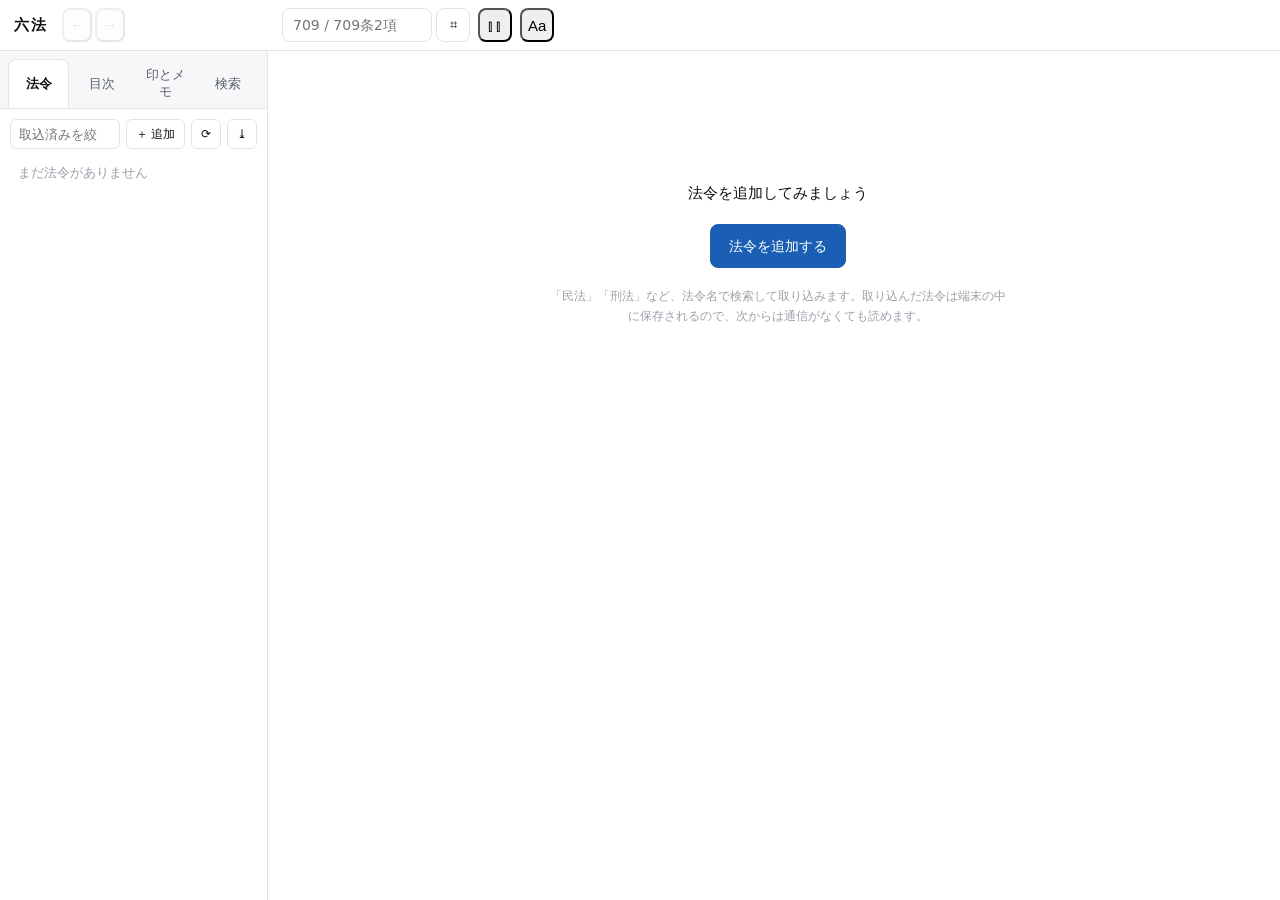
<file: index.html>
<!DOCTYPE html>
<html lang="ja">
<head>
<meta charset="UTF-8">
<!--
  何に繋いでよいかをブラウザに約束させる（Content-Security-Policy）。

  いま穴が見つかっているわけではない。効くのは「万一どこかに穴があったとき」で、
  esc() を1か所忘れた日に被害の大きさが変わる。盗んだものを外へ送る先が、
  ここに書いた3つに限られる。

  GitHub Pages はヘッダを設定できないので meta で入れる。frame-ancestors は
  meta では効かない（ヘッダ専用）ので書いていない。

  script-src 'self' だけで足りる。配布物が外から読むスクリプトは0件で、
  index.html に素の <script> も onclick= 属性も無く、eval も使っていない。

  style に 'unsafe-inline' が要るのは、index.html に style="…" が38か所あるため。
  外すには全部をクラスに移す必要があるので、いまは許す。スタイルから情報は
  漏れないので、ここを緩めても外へ送る経路は増えない。

  connect-src の3つは、法令の取得（e-Gov）と同期（Google の Drive API）である。
  accounts.google.com は location.href で画面ごと移るので connect-src には要らない。
  'self' は規則パック（pack/）と Service Worker の取得に要る。
-->
<meta http-equiv="Content-Security-Policy" content="
  default-src 'self';
  script-src 'self';
  style-src 'self' 'unsafe-inline';
  img-src 'self';
  connect-src 'self' https://laws.e-gov.go.jp https://www.googleapis.com;
  base-uri 'self';
  form-action 'self';
  object-src 'none'">
<meta name="viewport" content="width=device-width, initial-scale=1, viewport-fit=cover">
<meta name="theme-color" content="#ffffff">
<title>六法</title>
<link rel="stylesheet" href="style.css">
<link rel="manifest" href="manifest.webmanifest">
<link rel="icon" href="icons/favicon-32.png" sizes="32x32">
<link rel="apple-touch-icon" href="icons/icon-180.png">
<meta name="apple-mobile-web-app-capable" content="yes">
<meta name="apple-mobile-web-app-status-bar-style" content="default">
<meta name="apple-mobile-web-app-title" content="六法">
</head>
<body>

<header class="topbar">
  <!-- 左ゾーン。広い画面では左ペインと同じ幅にして、この右端に
       本文の始まり（法令名）が来るようにする。 -->
  <div class="topbar-head">
    <button id="btn-menu" class="icon-btn" aria-label="法令と目次">☰</button>
    <h1 class="brand">六法</h1>
    <div class="nav">
      <button id="btn-back" class="icon-btn" aria-label="戻る" title="戻る (Alt+←)" disabled>←</button>
      <button id="btn-fwd" class="icon-btn" aria-label="進む" title="進む (Alt+→)" disabled>→</button>
    </div>
  </div>

  <!-- 狭い画面では、上段は ☰ と法令名だけにする -->
  <span id="topbar-law" class="topbar-law">
    <span class="tl-name"></span>
    <span class="tl-dot" hidden></span>
    <span class="tl-date"></span>
  </span>

  <div class="jump">
    <input id="jump-input" type="text" inputmode="numeric" autocomplete="off"
           placeholder="709 / 709条2項" title="Enter で引く" aria-label="条文番号でジャンプ">
    <button id="btn-pad" class="icon-btn" aria-label="テンキー" title="テンキー">⌗</button>

    <!-- 条文番号を打つための盤。数字と「の」だけ。
         「110の2」と打てれば足りるので「条」も要らない。項・号も打てない。
         キーを増やすほど一つ一つが小さくなり、押し間違いが増える。 -->
    <div id="keypad" class="keypad" hidden>
      <button data-k="1">1</button><button data-k="2">2</button><button data-k="3">3</button>
      <button data-k="4">4</button><button data-k="5">5</button><button data-k="6">6</button>
      <button data-k="7">7</button><button data-k="8">8</button><button data-k="9">9</button>
      <button data-k="の" class="unit">の</button>
      <button data-k="0" class="zero">0</button>
      <button data-k="⌫" class="del">⌫</button>
      <button data-k="✓" class="go">引く</button>
    </div>
  </div>

  <button id="btn-split" class="icon-btn" aria-label="2面に分ける" title="2面に分ける">⫿⫿</button>

  <div class="view">
    <button id="btn-view" class="icon-btn" aria-label="表示設定" title="表示設定">Aa</button>

    <div id="viewpad" class="viewpad" hidden>
      <p class="note-label">書体</p>
      <div class="font-picker" id="font-picker">
        <button type="button" data-font="mincho">明朝</button>
        <button type="button" data-font="gothic">ゴシック</button>
        <button type="button" data-font="meiryo">メイリオ</button>
        <button type="button" data-font="ud">UDゴシック</button>
      </div>

      <p class="note-label">文字の大きさ　<span id="size-val" class="val"></span></p>
      <input id="size-range" type="range" min="13" max="24" step="1">

      <p class="note-label">行間　<span id="leading-val" class="val"></span></p>
      <input id="leading-range" type="range" min="14" max="26" step="1">

      <!--
        書き込み（前メモ・後メモ）の大きさ。本文とは別に持つ。
        前は前メモだけが本文に連動し、後メモは固定だった。
      -->
      <p class="note-label">書き込みの大きさ　<span id="annot-val" class="val"></span></p>
      <input id="annot-range" type="range" min="10" max="22" step="1">

      <p class="note-label">書き込みの色</p>
      <div class="font-picker" id="ink-picker">
        <button type="button" data-ink="#1558b8">青</button>
        <button type="button" data-ink="#1e7a46">緑</button>
        <button type="button" data-ink="#b3261e">赤</button>
        <button type="button" data-ink="#5c6068">灰</button>
      </div>

      <p class="note-label">括弧書き</p>
      <div class="font-picker" id="paren-picker" style="grid-template-columns:1fr 1fr">
        <button type="button" data-paren="plain">そのまま</button>
        <button type="button" data-paren="dim">薄く</button>
      </div>

      <p class="note-label">表示を絞る</p>
      <div class="font-picker" id="filter-picker" style="grid-template-columns:1fr 1fr"></div>

      <p class="note-label">選んだ条文の枠</p>
      <div class="font-picker" id="selbox-picker" style="grid-template-columns:1fr 1fr">
        <button type="button" data-selbox="on">出す</button>
        <button type="button" data-selbox="off">出さない</button>
      </div>
      <p class="hint" style="margin:6px 0 0;line-height:1.6">
        端末によっては、この枠の付け外しが重さの原因になります。
        条文の多い法令で注釈欄が出るまで待たされるなら、切ってみてください。
        選んでいる条文は注釈欄の見出しにも出ます。
      </p>

      <p class="note-label">注釈の表示</p>
      <div class="font-picker" id="annot-picker" style="grid-template-columns:1fr 1fr 1fr">
        <button type="button" data-annot="all">すべて</button>
        <button type="button" data-annot="marks">印だけ</button>
        <button type="button" data-annot="none">隠す</button>
      </div>

      <p class="note-label">本文の幅</p>
      <div class="font-picker" id="measure-picker">
        <button type="button" data-measure="36">狭い</button>
        <button type="button" data-measure="46">標準</button>
        <button type="button" data-measure="60">広い</button>
        <button type="button" data-measure="0">全幅</button>
      </div>

      <button type="button" id="view-reset" class="mini">既定に戻す</button>
    </div>
  </div>

</header>

<div class="layout">

  <!-- 左: 法令 / 目次 / マーク -->
  <aside id="pane-laws" class="pane pane-left">
    <div class="tabs" role="tablist">
      <button class="on" data-tab="laws">法令</button>
      <button data-tab="toc">目次</button>
      <button data-tab="marks">印とメモ</button>
      <button id="tab-find" data-tab="find">検索</button>
      <button id="btn-drawer-close" class="tab-close" aria-label="閉じる">×</button>
    </div>

    <div class="tab-body" id="panel-laws">
      <div style="display:flex;gap:6px;margin-bottom:8px">
        <input id="law-filter" type="search" class="filter" style="margin:0" placeholder="取込済みを絞り込む">
        <button id="btn-add-law" class="mini" style="white-space:nowrap">＋ 追加</button>
        <button id="btn-check" class="mini" title="改正が出ていないか e-Gov に問い合わせる">⟳</button>
        <button id="btn-export" class="mini" title="書き出しと復元">⤓</button>
      </div>
      <ul id="law-list" class="law-list"></ul>
    </div>

    <div class="tab-body" id="panel-toc" hidden>
      <ul id="toc-list" class="toc-list"></ul>
    </div>

    <div class="tab-body" id="panel-find" hidden>
      <div class="find">
        <input id="find-input" type="search" autocomplete="off"
               placeholder="本文・メモを検索" aria-label="全文検索">
      </div>
      <div class="find-scope">
        <div class="seg" id="find-where">
          <button type="button" data-where="law" class="on">この法令</button>
          <button type="button" data-where="all">全法令</button>
        </div>
        <div class="find-target">
          <label><input type="checkbox" id="find-in-text" checked> 本文</label>
          <label><input type="checkbox" id="find-in-notes" checked> メモ</label>
        </div>
        <div class="find-status" id="find-status"></div>
      </div>
      <ul id="find-list" class="find-list"></ul>
    </div>

    <div class="tab-body" id="panel-marks" hidden>
      <div id="orphan-box" hidden>
        <div class="sub-head orphan-head">要確認　<span id="orphan-count"></span><span class="sub-scope">開いている法令のみ</span></div>
        <ul id="orphan-list" class="mark-list"></ul>
      </div>
      <div id="rev-move-box" class="note-dup" hidden style="margin:0 0 10px">
        <div id="rev-move-body"></div>
        <button type="button" id="btn-rev-move" class="mini"
                style="margin-top:6px" hidden>元の法令へ移す</button>
      </div>
      <ul id="mark-list" class="mark-list"></ul>
    </div>
  </aside>

  <div id="scrim" class="scrim" hidden></div>

  <div id="split-side" class="splitter" role="separator" aria-label="左ペインの幅"></div>

  <!-- 中央: 条文。並べて見比べられるよう2面ある。 -->
  <main id="panes" class="pane pane-main">
    <section class="lawpane active" data-pane="0">
      <div class="law-header" hidden>
        <div class="law-warn" hidden></div>
        <div class="law-note" hidden></div>
        <div class="law-filter" hidden></div>
        <div class="law-title"></div>
        <div class="law-meta"></div>
        <div class="crumb" hidden></div>
      </div>
      <div class="content">
        <div class="empty">
          <p class="empty-lead">法令を追加してみましょう</p>
          <p><button id="btn-add-law-2" class="primary">法令を追加する</button></p>
          <p class="hint">「民法」「刑法」など、法令名で検索して取り込みます。取り込んだ法令は端末の中に保存されるので、次からは通信がなくても読めます。</p>
        </div>
      </div>
    </section>

    <div id="split-panes" class="splitter" role="separator" aria-label="2面の幅" hidden></div>

    <section class="lawpane" data-pane="1" hidden>
      <div class="law-header" hidden>
        <div class="law-warn" hidden></div>
        <div class="law-note" hidden></div>
        <div class="law-filter" hidden></div>
        <div class="law-title"></div>
        <div class="law-meta"></div>
        <div class="crumb" hidden></div>
      </div>
      <div class="content">
        <div class="empty"><p class="hint">左の一覧から法令を選ぶと、ここに並べて表示します。</p></div>
      </div>
    </section>
  </main>

</div>

<!-- 狭い画面の下段。手の届くところに、よく使うものだけを置く。
     .nav（戻る・進む）と .view（表示設定）は placeControls がここへ移してくる。 -->
<div id="bottombar" class="bottombar" hidden>
  <span class="bb-gap"></span>
  <button id="btn-lookup-fab" class="lookup" aria-label="引く" title="引く">引く</button>
</div>

<div id="lookup-sheet" class="sheet" hidden role="dialog" aria-label="引く">
  <div class="sheet-head">
    <div class="sheet-tabs" id="sheet-tabs">
      <button type="button" data-sheet="jump" class="on">番号で引く</button>
      <button type="button" data-sheet="find">ことばで探す</button>
    </div>
    <button id="lookup-sheet-close" class="pop-close" aria-label="閉じる">×</button>
  </div>
  <div class="sheet-body">
    <div class="sheet-pane" id="sheet-jump">
      <!-- 打ちながら、その条文の頭が見える。引く前に当たりかどうか分かる。 -->
      <div id="jump-preview" class="jump-preview" hidden></div>
    </div>
    <div class="sheet-pane" id="sheet-find" hidden></div>
  </div>
</div>

<!-- 「。」の近くを押したときに出る、区切りの印のバー -->
<div id="slashbar" class="selbar" hidden>
  <button type="button" data-slash="slash" class="sl">/</button>
  <button type="button" data-slash="dslash" class="sl">//</button>
  <button type="button" data-slash="none" class="sl none">なし</button>
</div>

<!-- 印を付けた参照リンクを押したときに出る、行き先を選ぶバー -->
<div id="refbar" class="selbar" hidden>
  <button type="button" data-ref="go" class="sl">引く</button>
  <button type="button" data-ref="note" class="sl">注釈</button>
</div>

<!-- 本文を選択したときに出る色バー -->
<div id="selbar" class="selbar" hidden>
  <button type="button" data-color="yellow" style="background:var(--mk-yellow)" title="黄"></button>
  <button type="button" data-color="green"  style="background:var(--mk-green)"  title="緑"></button>
  <button type="button" data-color="blue"   style="background:var(--mk-blue)"   title="青"></button>
  <button type="button" data-color="red"    style="background:var(--mk-red)"    title="赤"></button>
  <button type="button" data-color="orange" style="background:var(--mk-orange)" title="橙"></button>
  <button type="button" data-color="purple" style="background:var(--mk-purple)" title="紫"></button>
  <button type="button" data-color="ul" class="ul" title="下線"></button>
  <button type="button" id="selbar-memo" class="memo">メモ</button>
</div>

<!-- 選択した条文の近くに出る注釈パネル -->
<div id="popover" class="popover" hidden role="dialog" aria-label="注釈">
  <div class="popover-head">
    <span id="pop-anchor" class="pop-anchor"></span>
    <button id="pop-close" class="pop-close" aria-label="閉じる">×</button>
  </div>
  <div class="popover-body" id="notes-body"></div>
</div>

<dialog id="dlg-add">
  <form method="dialog" class="dlg-form">
    <h2>法令を追加</h2>
    <div class="row">
      <input id="add-query" type="search" placeholder="法令名（例: 民法、行政手続）" autocomplete="off">
      <button id="add-search" value="search" class="primary">検索</button>
    </div>
    <div id="add-results" class="add-results"></div>

    <div id="missing-box" hidden>
      <p class="note-label" style="margin-top:16px">
        ほかの端末にあって、この端末に無い法令　<span id="missing-count" class="count"></span>
      </p>
      <p class="hint" style="margin:0 0 8px">
        同期したときに分かった目録です。法令そのものは同期しないので、
        ここから取り込みます。
      </p>
      <div class="row">
        <button type="button" id="missing-all" class="mini">e-Gov のものをまとめて取り込む</button>
      </div>
      <div id="missing-list" class="add-results"></div>
    </div>

    <!--
      他の端末が本文を入れ替えたとき。注釈だけが先に届くので、古い本文の
      上では「別の条文に付いた注釈」が出る。気づけるようにする。
    -->
    <div id="stale-box" hidden>
      <p class="note-label" style="margin-top:16px">
        本文が他の端末と食い違う法令　<span id="stale-count" class="count"></span>
      </p>
      <p class="hint" style="margin:0 0 8px">
        法令そのものは同期しないので、どれかの端末が本文を入れ替えると注釈だけが
        先に届きます。<strong>そのままだと、注釈が別の条文に付いて見えることが
        あります。</strong>合わせたい版を選ぶと、<strong>本文だけ</strong>を
        取り直します（注釈には触りません）。
        どちらが正しいかはアプリには決められません。入れ替えは取り消せるので、
        施行日の新しい方が正しいとは限らないからです。
      </p>
      <div id="stale-list" class="add-results"></div>
    </div>

    <p class="note-label" style="margin-top:16px">
      規則パックから取り込む　<span id="pack-note" class="count"></span>
    </p>
    <p class="hint" style="margin:0 0 8px">
      最高裁判所規則は e-Gov にありません。裁判所の掲載PDFからXMLに起こしたものを
      この配布に同梱しています。取り込むときにハッシュを照合します。
      出典・加工したこと・照合の範囲は、取り込んだあと本文の末尾に出ます。
    </p>
    <div class="row">
      <button type="button" id="pack-open" class="mini">規則の一覧を出す…</button>
      <input id="pack-filter" type="search" placeholder="規則名で絞り込む" autocomplete="off" hidden>
    </div>
    <div id="pack-results" class="add-results"></div>

    <p class="note-label" style="margin-top:16px">ファイルから取り込む</p>
    <p class="hint" style="margin:0 0 8px">
      e-Gov に無い法令（最高裁判所規則など）を、法令標準XMLのファイルから取り込みます。
      まとめて選べます。取り込んだものは e-Gov から取ったものと区別して印を付け、
      ファイルに来歴が書かれていればその版を出します。
    </p>
    <div class="row">
      <button type="button" id="btn-import-law" class="mini">ファイルを選ぶ…</button>
      <input id="import-file" type="file" multiple
             accept=".xml,.txt,application/xml,text/xml,text/plain" hidden>
    </div>

    <menu class="dlg-actions"><button value="close">閉じる</button></menu>
  </form>
</dialog>

<dialog id="dlg-export">
  <form method="dialog" class="dlg-form">
    <h2>書き出しと復元</h2>

    <p class="note-label">ほかの端末と揃える</p>
    <!--
      同期は Google Cloud にこのアプリを登録して動かしている。2026-11-02 に
      本番公開したので、**どのアカウントでも接続できる**（それまでは作者の
      アカウントだけだった）。

      代わりに言うことがある。**ブランド審査を通していないので、Google の
      同意画面にアプリ名もロゴも出ず、ドメインだけが出る。** 何も書いて
      いないと、押した人が偽のページだと思う。審査を通せば名前が出るが、
      いまは通していないので、そう書いておく。

      書き出しを代わりに使え、とは案内しない。それは「ほかの端末と揃える」
      とは別の目的の道具で、同じ節に並べると「同期の代用品」として勧めること
      になる。書き出しは下に節があるので、読めば分かる。
    -->
    <p class="hint callout" style="margin:0 0 8px">
      <strong>同期（Google ドライブ経由）は、どのアカウントでも使えます。</strong>
      ただし Google の同意画面には、アプリ名の代わりに
      <strong>n3209.github.io</strong> と出ます（名前とロゴを出すには Google の
      審査が要るため、まだ通していません）。
    </p>
    <p class="hint" style="margin:0 0 8px">
      揃えるのはメモ・マーク・並び順です。法令の本文は送りません
      （e-Gov から取り直せるため）。置き場所はこのアプリ専用の隠し場所で、
      ドライブの画面には出ません。
    </p>
    <div class="row">
      <button type="button" id="btn-sync" class="primary">同期する</button>
      <button type="button" id="btn-peek" class="mini">置いてあるものを見る</button>
      <button type="button" id="btn-pick" class="mini">アカウントを選び直す</button>
      <button type="button" id="btn-join" class="mini" hidden>相手のかたまりに合流する</button>
      <span id="sync-state" class="saved-at"></span>
    </div>
    <pre id="sync-peek" class="hint" hidden
         style="white-space:pre-wrap;word-break:break-all;margin:8px 0 0;
                background:rgba(0,0,0,.05);padding:8px;border-radius:6px"></pre>
    <p class="hint" style="margin:8px 0 0">
      Google のアカウント（複数ログインしているとき）<br>
      <input id="sync-account" type="text" placeholder="どのアカウントで接続するか"
             autocomplete="off" style="width:min(100%,300px)">
      <button type="button" id="sync-account-save" class="mini">覚える</button>
    </p>

    <p class="note-label" style="margin-top:16px">バックアップ</p>
    <p class="hint" style="margin:0 0 8px">
      取り込んだ全法令（無加工のXML）と、すべてのメモ・マークを1ファイルにまとめます。
      条文は e-Gov から取り直せますが、注釈は取り返せません。
    </p>
    <div class="row">
      <button type="button" id="exp-backup" class="primary">バックアップを書き出す</button>
      <button type="button" id="exp-restore" class="mini">復元する…</button>
      <input id="restore-file" type="file" accept="application/json,.json" hidden>
    </div>

    <p class="note-label" style="margin-top:16px">このアプリについて</p>
    <p class="hint" style="margin:0 0 8px">
      法令の出典、このアプリが加工していること、読むときに気をつけることを書いています。
    </p>
    <div class="row">
      <button type="button" id="btn-about" class="mini">このアプリについて…</button>
    </div>

    <menu class="dlg-actions"><button value="close">閉じる</button></menu>
  </form>
</dialog>

<dialog id="dlg-revisions">
  <form method="dialog" class="dlg-form">
    <h2>版を選ぶ　<span id="rev-law" class="count"></span></h2>
    <p class="hint" style="margin:0 0 10px">
      e-Gov が持っている版の一覧です。まだ施行されていない改正も含みます。
      選ぶと別の法令として取り込むので、いま読んでいる版はそのまま残ります。
      下段の「改正法」は<strong>この法令を改正した法律</strong>の名前なので、
      ほかの法律の名前が出ることがあります。
    </p>
    <!--
      行の主役はこの法令の版（法令名）で、その下に「改正した法律」を薄く添える。
      改正法の名前を主役にしていたときは、刑法の版に「日本国の自衛隊と…協定の
      実施に関する法律」が並ぶので、別の法令が混ざっているようにしか見えなかった。
    -->
    <div id="rev-swap" class="note-dup" hidden style="margin:0 0 10px"></div>
    <div class="rev-head">
      <span class="rv-date">施行日</span>
      <span class="rv-title">版（下段は改正した法律）</span>
      <span class="rv-state">状態</span>
    </div>
    <div id="rev-list" class="rev-list"></div>
    <menu class="dlg-actions"><button value="close">閉じる</button></menu>
  </form>
</dialog>

<!--
  改正後の版へ注釈を写す。3段を1つのダイアログで切り替える
  （写し先を選ぶ → 計画を見て選ぶ → 結果）。中身は
  version-migration-view.js が入れる。
-->
<dialog id="dlg-vmig">
  <form method="dialog" class="dlg-form">
    <h2>注釈を写す　<span id="vmig-law" class="count"></span></h2>

    <div id="vmig-step1">
      <p class="hint" style="margin:0 0 10px">
        この版に付けた注釈を、別の版の<strong>正しい位置</strong>へ写します。
        番号ではなく本文で突き合わせるので、改正で条が増減していても追えます。
        写すだけなので、この版の注釈はそのまま残ります。
      </p>
      <div class="sub-head">写し先を選ぶ</div>
      <div id="vmig-peers" class="vmig-peers"></div>
      <div id="vmig-swap-undo-box" class="note-dup" hidden style="margin:12px 0 0"></div>
      <div id="vmig-undo-box" class="note-dup" hidden style="margin:12px 0 0"></div>
    </div>

    <div id="vmig-step2" hidden>
      <div id="vmig-lead" hidden></div>
      <div id="vmig-sum" class="vmig-sum"></div>
      <div id="vmig-list" class="vmig-list"></div>
    </div>

    <div id="vmig-step3" hidden>
      <div id="vmig-result"></div>
      <button type="button" id="vmig-result-undo" class="mini" hidden
              style="margin-top:10px">この写しを取り消す</button>
    </div>

    <menu class="dlg-actions">
      <button type="button" id="vmig-back" class="mini" hidden>写し先を選び直す</button>
      <button type="button" id="vmig-go" class="primary" hidden>写す</button>
      <button value="close">閉じる</button>
    </menu>
  </form>
</dialog>

<dialog id="dlg-find">
  <form method="dialog" class="dlg-form">
    <h2>検索結果 <span id="find-count" class="count"></span></h2>
    <div class="seg" id="mark-sort" hidden>
      <button type="button" data-sort="doc" class="on">条文順</button>
      <button type="button" data-sort="time">新しい順</button>
    </div>
    <div id="find-results" class="find-results"></div>
    <menu class="dlg-actions"><button value="close">閉じる</button></menu>
  </form>
</dialog>

<dialog id="dlg-about">
  <form method="dialog" class="dlg-form">
    <h2>このアプリについて</h2>

    <p class="hint" style="margin:0 0 14px">
      個人が作った法令ビューアです。法令の本文を端末の中に保存して、
      通信がなくても読めるようにしてあります。
    </p>

    <p class="note-label">出典</p>
    <p class="hint" style="margin:0 0 14px">
      法令の本文は e-Gov法令検索（デジタル庁）から取得しています。<br>
      出典：e-Gov法令検索（デジタル庁）
      <a href="https://laws.e-gov.go.jp/" target="_blank" rel="noopener">https://laws.e-gov.go.jp/</a><br>
      e-Gov のコンテンツは公共データ利用規約（第1.0版）に基づいて利用しています。<br>
      ファイルから取り込んだ法令には「取り込んだデータ」の帯が付きます。その出典は
      取り込んだ人が把握してください。
    </p>

    <p class="note-label">加工していること</p>
    <p class="hint" style="margin:0 0 14px">
      条文の文字と並び順は、取り込んだXMLのままです。このアプリがしているのは
      画面に出すための組み立てで、段落の分け方・項番号の体裁・括弧の見せ方・目次・
      別表の表組みがそれに当たります。加工したのは 六法（個人制作） です。
    </p>

    <p class="note-label">気をつけること</p>
    <p class="hint" style="margin:0 0 8px">
      ・法令データが官報の掲載内容と異なる場合は、官報が優先します（e-Gov の注記）。<br>
      ・表示されるのは、その法令をこの端末へ取り込んだ時点の版です。改正が出ていないかは
      法令の一覧の ⟳ で確かめてください。<br>
      ・このアプリは法的な助言をするものではありません。実務で使う場合は、官報または
      公式の法令集で確認してください。
    </p>

    <p class="note-label">集めていないもの</p>
    <p class="hint" style="margin:0 0 14px">
      利用者の登録はありません。アクセス解析も広告も入れていません。書いたメモは
      端末の中だけにあり、同期機能を使ったときだけ、利用者自身の Google ドライブの
      アプリ専用の隠し場所へ控えが置かれます（作者には見えません）。<br>
      <a href="privacy.html" target="_blank" rel="noopener">プライバシーポリシー</a>
      ／
      <a href="terms.html" target="_blank" rel="noopener">利用規約</a>
    </p>

    <menu class="dlg-actions"><button value="close">閉じる</button></menu>
  </form>
</dialog>

<div id="tip" class="tip" hidden></div>
<div id="toast" class="toast" hidden></div>

<script src="core.js"></script>
<script src="render.js"></script>
<script src="annot.js"></script>
<script src="find.js"></script>
<script src="sync.js"></script>
<script src="view.js"></script>
<script src="pack.js"></script>
<script src="version-migration.js"></script>
<script src="version-migration-view.js"></script>
<script src="boot.js"></script>
</body>
</html>
</file>
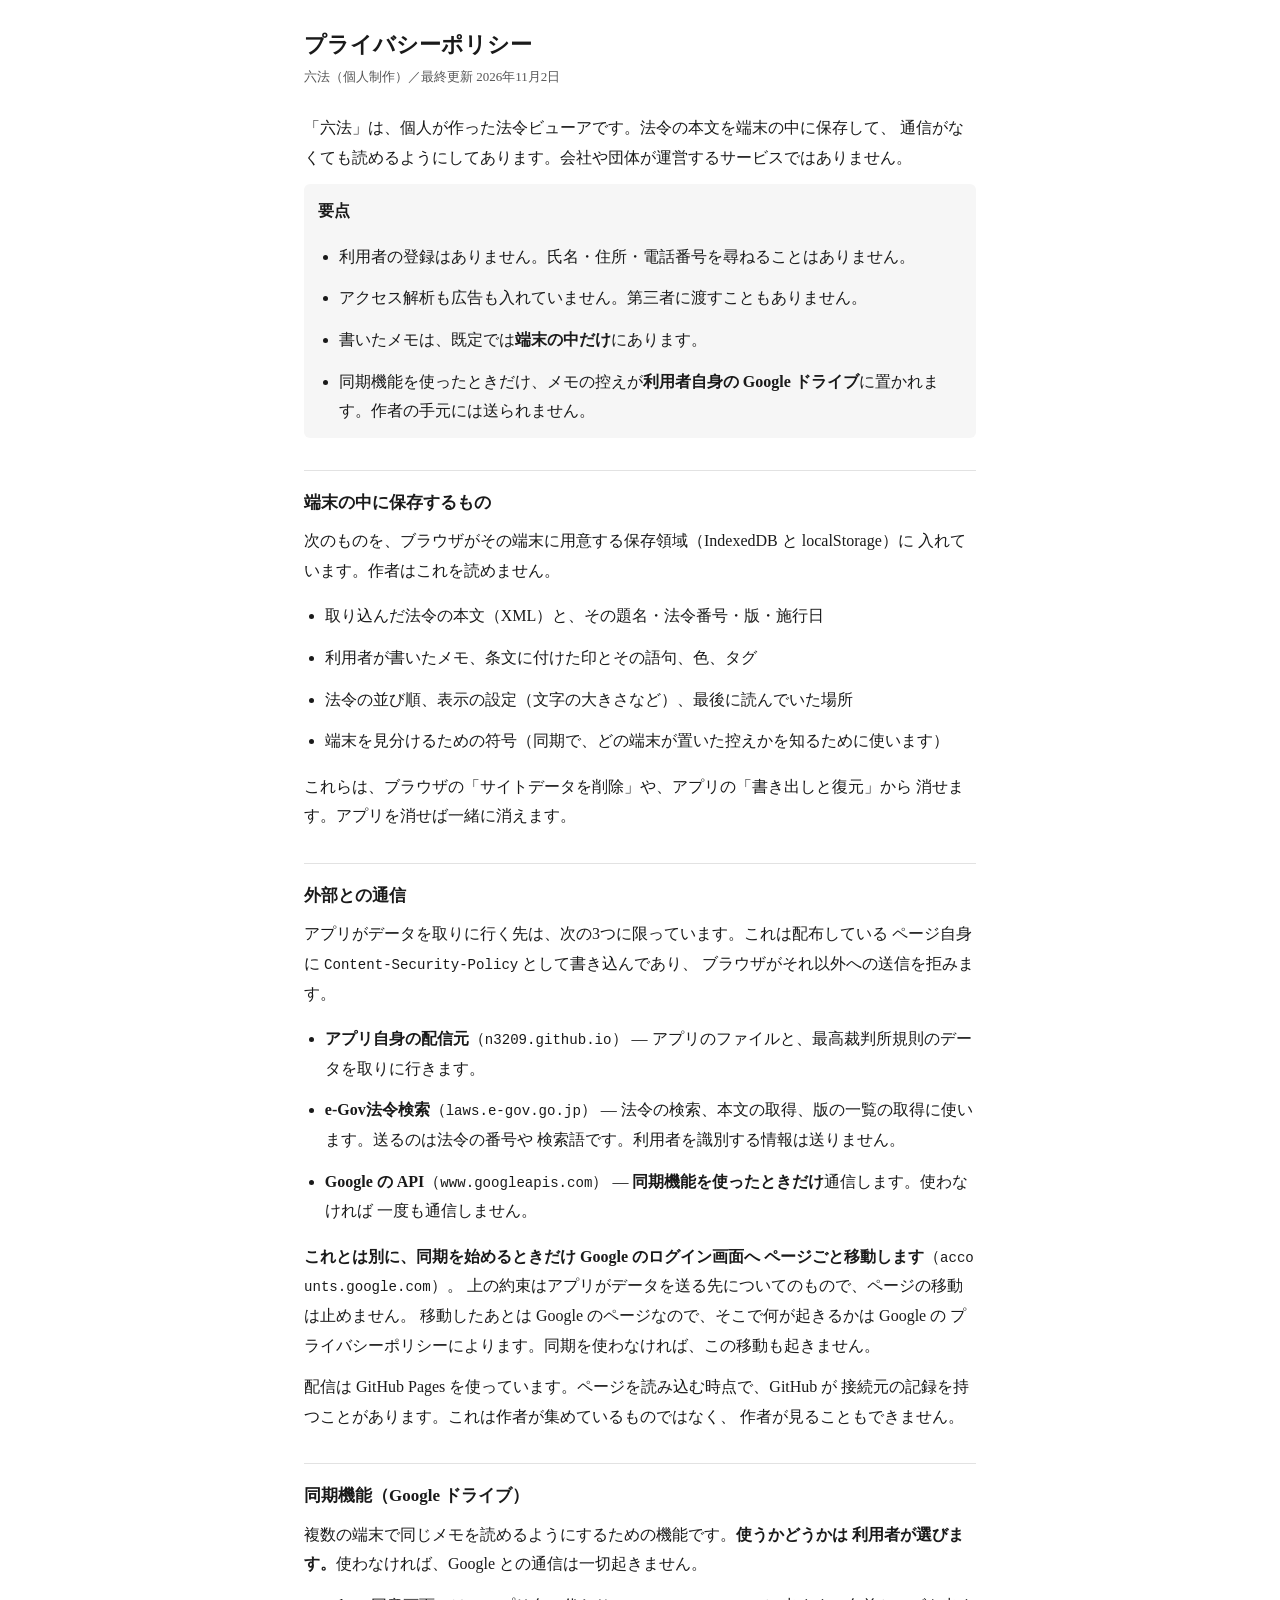
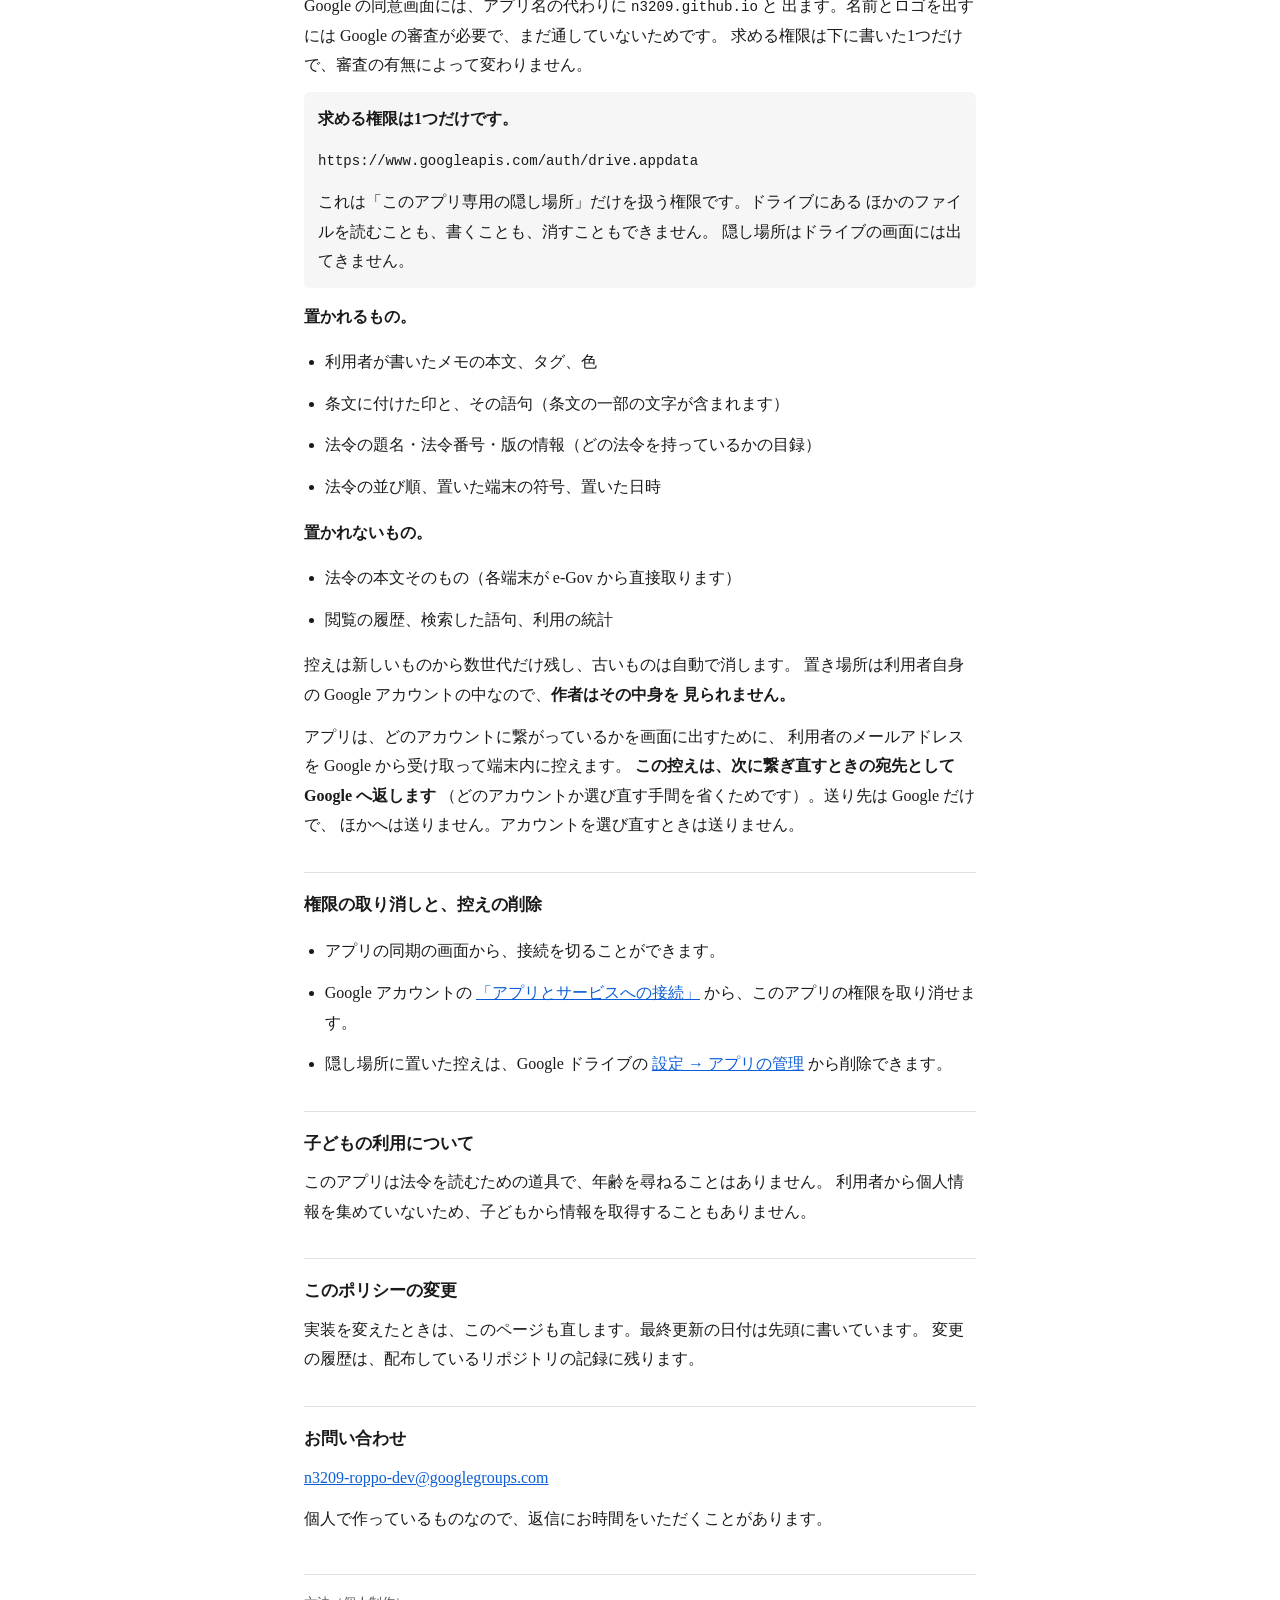
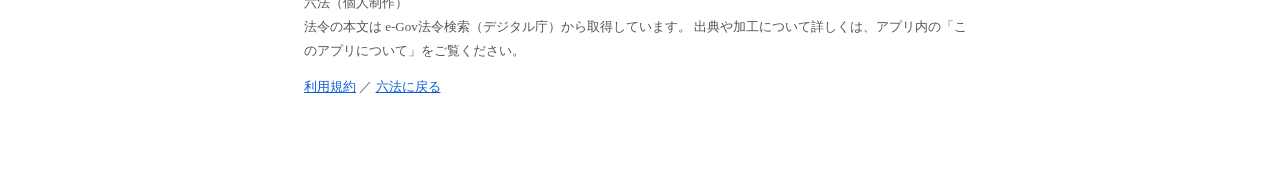
<file: privacy.html>
<!DOCTYPE html>
<html lang="ja">
<head>
<meta charset="UTF-8">
<!--
  プライバシーポリシー。

  アプリ本体から独立させている。JSを読まないし、style.css にも依存しない。
  Google の同意画面からここへ飛んでくるので、アプリが壊れていても読めなければ
  意味がない。

  **書いてあることは、実装から確かめたものだけにする。** 確かめ方を残しておく。

    接続先        index.html の Content-Security-Policy（connect-src）
    解析・広告    配布物に該当するコードが0件（analytics / gtag / sentry 等）
    端末の保存    core.js の IndexedDB と、boot.js の localStorage
    Drive の中身  core.js の buildSnapshot（records に法令XMLは無い）
    スコープ      sync.js の G_SCOPE（drive.appdata の1本だけ）

  実装を変えたら、ここも直す。
-->
<meta name="viewport" content="width=device-width, initial-scale=1">
<meta name="robots" content="index,follow">
<title>プライバシーポリシー — 六法</title>
<style>
  :root {
    --bg: #fff; --fg: #1a1a1a; --dim: #555; --line: #e2e2e2;
    --box: #f6f6f6; --link: #0b5ed7;
  }
  @media (prefers-color-scheme: dark) {
    :root {
      --bg: #16181a; --fg: #e8e8e8; --dim: #a8a8a8; --line: #2e3236;
      --box: #1e2124; --link: #7db3ff;
    }
  }
  * { box-sizing: border-box; }
  body {
    margin: 0; padding: 28px 16px 72px;
    background: var(--bg); color: var(--fg);
    font-family: "Hiragino Mincho ProN", "Yu Mincho", serif;
    font-size: 16px; line-height: 1.85;
    -webkit-text-size-adjust: 100%;
  }
  main { max-width: 42rem; margin: 0 auto; }
  h1 { font-size: 22px; line-height: 1.5; margin: 0 0 4px; }
  h2 {
    font-size: 17px; margin: 32px 0 8px;
    padding-top: 16px; border-top: 1px solid var(--line);
  }
  p, li { margin: 0 0 12px; }
  ul { padding-left: 1.3em; }
  .meta { color: var(--dim); font-size: 13px; margin: 0 0 24px; }
  .box {
    background: var(--box); border-radius: 6px;
    padding: 12px 14px; margin: 0 0 14px;
  }
  .box p:last-child, .box ul:last-child, .box li:last-child { margin-bottom: 0; }
  strong { font-weight: 700; }
  a { color: var(--link); }
  code {
    font-family: ui-monospace, SFMono-Regular, Menlo, monospace;
    font-size: 0.88em; word-break: break-all;
  }
  footer {
    margin-top: 40px; padding-top: 16px; border-top: 1px solid var(--line);
    color: var(--dim); font-size: 13px;
  }
</style>
</head>
<body>
<main>

<h1>プライバシーポリシー</h1>
<p class="meta">
  六法（個人制作）／最終更新 2026年11月2日
</p>

<p>
  「六法」は、個人が作った法令ビューアです。法令の本文を端末の中に保存して、
  通信がなくても読めるようにしてあります。会社や団体が運営するサービスではありません。
</p>

<div class="box">
  <p><strong>要点</strong></p>
  <ul>
    <li>利用者の登録はありません。氏名・住所・電話番号を尋ねることはありません。</li>
    <li>アクセス解析も広告も入れていません。第三者に渡すこともありません。</li>
    <li>書いたメモは、既定では<strong>端末の中だけ</strong>にあります。</li>
    <li>同期機能を使ったときだけ、メモの控えが<strong>利用者自身の
      Google ドライブ</strong>に置かれます。作者の手元には送られません。</li>
  </ul>
</div>

<h2>端末の中に保存するもの</h2>

<p>
  次のものを、ブラウザがその端末に用意する保存領域（IndexedDB と localStorage）に
  入れています。作者はこれを読めません。
</p>
<ul>
  <li>取り込んだ法令の本文（XML）と、その題名・法令番号・版・施行日</li>
  <li>利用者が書いたメモ、条文に付けた印とその語句、色、タグ</li>
  <li>法令の並び順、表示の設定（文字の大きさなど）、最後に読んでいた場所</li>
  <li>端末を見分けるための符号（同期で、どの端末が置いた控えかを知るために使います）</li>
</ul>
<p>
  これらは、ブラウザの「サイトデータを削除」や、アプリの「書き出しと復元」から
  消せます。アプリを消せば一緒に消えます。
</p>

<h2>外部との通信</h2>

<p>
  アプリがデータを取りに行く先は、次の3つに限っています。これは配布している
  ページ自身に <code>Content-Security-Policy</code> として書き込んであり、
  ブラウザがそれ以外への送信を拒みます。
</p>
<ul>
  <li><strong>アプリ自身の配信元</strong>（<code>n3209.github.io</code>）
    — アプリのファイルと、最高裁判所規則のデータを取りに行きます。</li>
  <li><strong>e-Gov法令検索</strong>（<code>laws.e-gov.go.jp</code>）
    — 法令の検索、本文の取得、版の一覧の取得に使います。送るのは法令の番号や
    検索語です。利用者を識別する情報は送りません。</li>
  <li><strong>Google の API</strong>（<code>www.googleapis.com</code>）
    — <strong>同期機能を使ったときだけ</strong>通信します。使わなければ
    一度も通信しません。</li>
</ul>
<p>
  <strong>これとは別に、同期を始めるときだけ Google のログイン画面へ
  ページごと移動します</strong>（<code>accounts.google.com</code>）。
  上の約束はアプリがデータを送る先についてのもので、ページの移動は止めません。
  移動したあとは Google のページなので、そこで何が起きるかは Google の
  プライバシーポリシーによります。同期を使わなければ、この移動も起きません。
</p>
<p>
  配信は GitHub Pages を使っています。ページを読み込む時点で、GitHub が
  接続元の記録を持つことがあります。これは作者が集めているものではなく、
  作者が見ることもできません。
</p>

<h2>同期機能（Google ドライブ）</h2>

<p>
  複数の端末で同じメモを読めるようにするための機能です。<strong>使うかどうかは
  利用者が選びます。</strong>使わなければ、Google との通信は一切起きません。
</p>

<p>
  Google の同意画面には、アプリ名の代わりに <code>n3209.github.io</code> と
  出ます。名前とロゴを出すには Google の審査が必要で、まだ通していないためです。
  求める権限は下に書いた1つだけで、審査の有無によって変わりません。
</p>

<div class="box">
  <p><strong>求める権限は1つだけです。</strong></p>
  <p>
    <code>https://www.googleapis.com/auth/drive.appdata</code>
  </p>
  <p>
    これは「このアプリ専用の隠し場所」だけを扱う権限です。ドライブにある
    ほかのファイルを読むことも、書くことも、消すこともできません。
    隠し場所はドライブの画面には出てきません。
  </p>
</div>

<p><strong>置かれるもの。</strong></p>
<ul>
  <li>利用者が書いたメモの本文、タグ、色</li>
  <li>条文に付けた印と、その語句（条文の一部の文字が含まれます）</li>
  <li>法令の題名・法令番号・版の情報（どの法令を持っているかの目録）</li>
  <li>法令の並び順、置いた端末の符号、置いた日時</li>
</ul>

<p><strong>置かれないもの。</strong></p>
<ul>
  <li>法令の本文そのもの（各端末が e-Gov から直接取ります）</li>
  <li>閲覧の履歴、検索した語句、利用の統計</li>
</ul>

<p>
  控えは新しいものから数世代だけ残し、古いものは自動で消します。
  置き場所は利用者自身の Google アカウントの中なので、<strong>作者はその中身を
  見られません。</strong>
</p>

<p>
  アプリは、どのアカウントに繋がっているかを画面に出すために、
  利用者のメールアドレスを Google から受け取って端末内に控えます。
  <strong>この控えは、次に繋ぎ直すときの宛先として Google へ返します</strong>
  （どのアカウントか選び直す手間を省くためです）。送り先は Google だけで、
  ほかへは送りません。アカウントを選び直すときは送りません。
</p>

<h2>権限の取り消しと、控えの削除</h2>

<ul>
  <li>アプリの同期の画面から、接続を切ることができます。</li>
  <li>Google アカウントの
    <a href="https://myaccount.google.com/connections" target="_blank"
      rel="noopener">「アプリとサービスへの接続」</a>
    から、このアプリの権限を取り消せます。</li>
  <li>隠し場所に置いた控えは、Google ドライブの
    <a href="https://drive.google.com/drive/settings" target="_blank"
      rel="noopener">設定 → アプリの管理</a>
    から削除できます。</li>
</ul>

<h2>子どもの利用について</h2>

<p>
  このアプリは法令を読むための道具で、年齢を尋ねることはありません。
  利用者から個人情報を集めていないため、子どもから情報を取得することもありません。
</p>

<h2>このポリシーの変更</h2>

<p>
  実装を変えたときは、このページも直します。最終更新の日付は先頭に書いています。
  変更の履歴は、配布しているリポジトリの記録に残ります。
</p>

<h2>お問い合わせ</h2>

<p>
  <a href="mailto:n3209-roppo-dev@googlegroups.com">n3209-roppo-dev@googlegroups.com</a>
</p>
<p>
  個人で作っているものなので、返信にお時間をいただくことがあります。
</p>

<footer>
  <p>
    六法（個人制作）<br>
    法令の本文は e-Gov法令検索（デジタル庁）から取得しています。
    出典や加工について詳しくは、アプリ内の「このアプリについて」をご覧ください。
  </p>
  <p>
    <a href="terms.html">利用規約</a>
    ／
    <a href="./">六法に戻る</a>
  </p>
</footer>

</main>
</body>
</html>
</file>
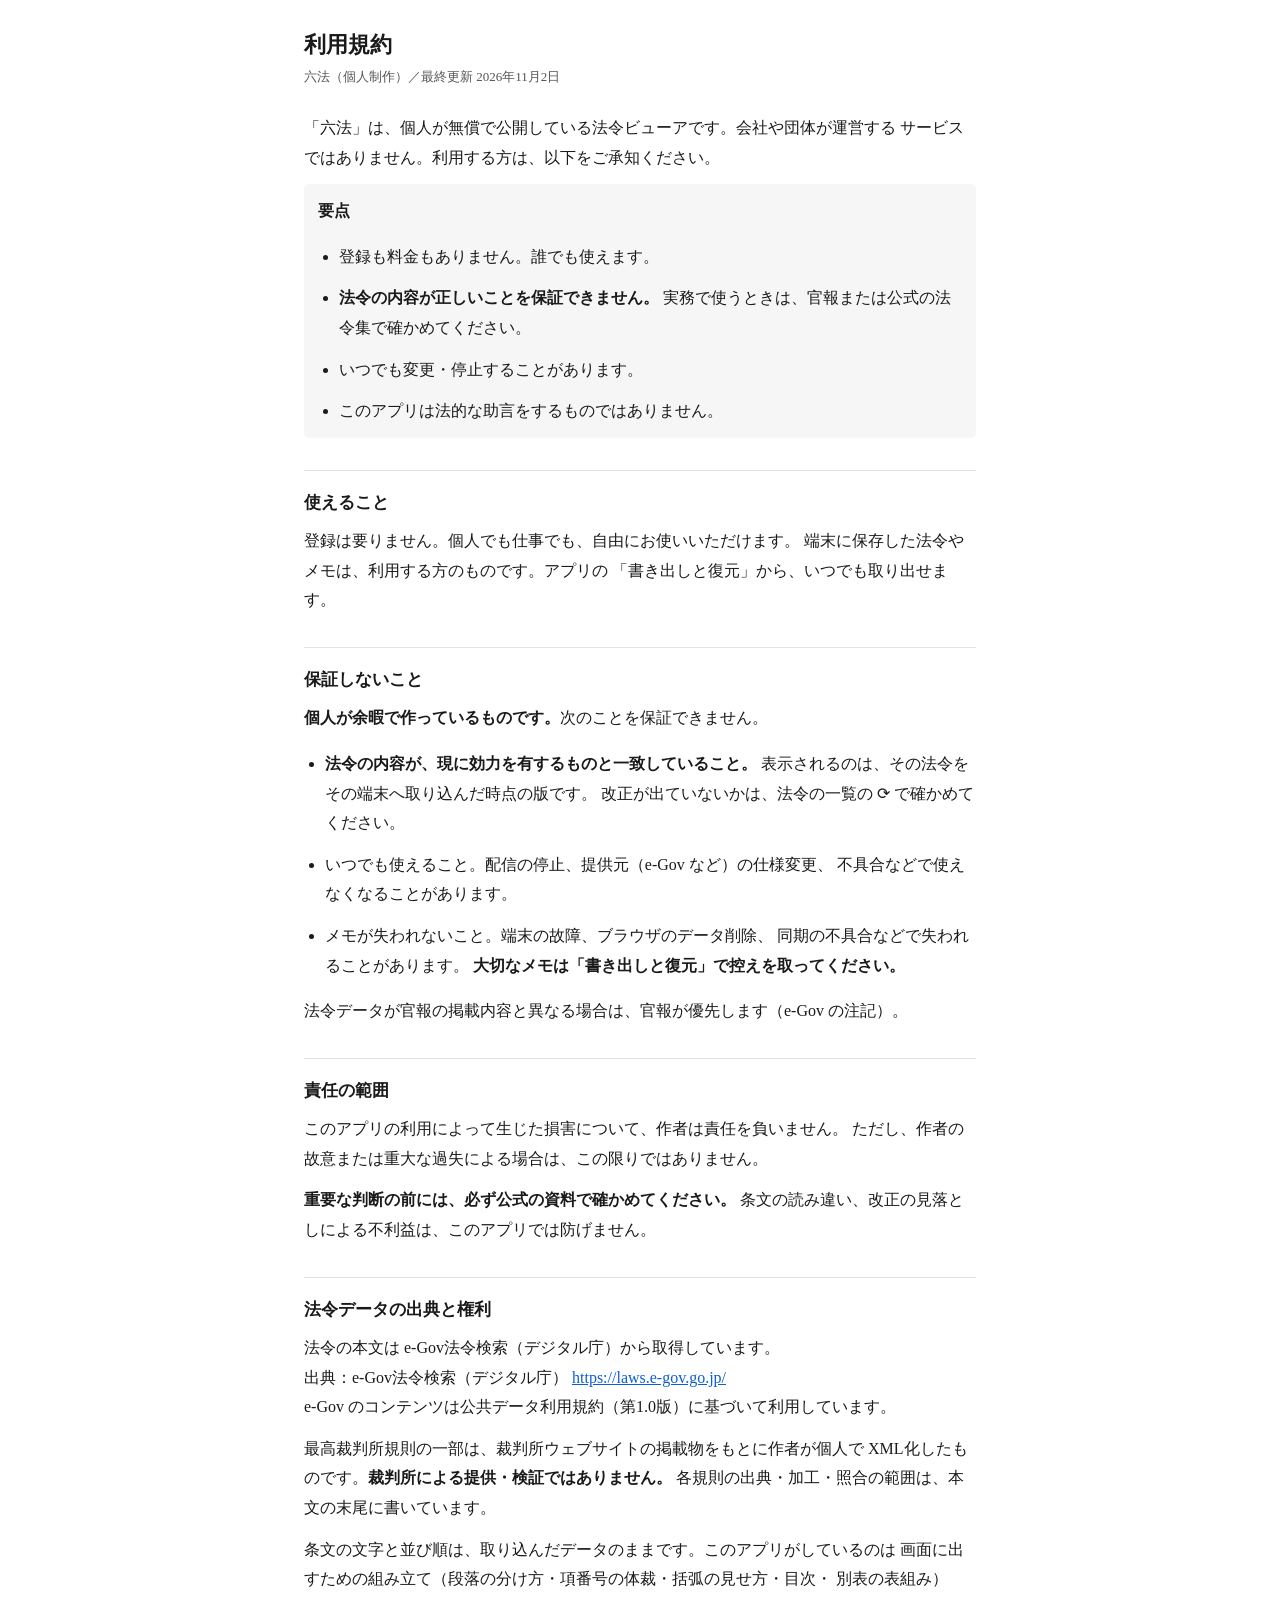
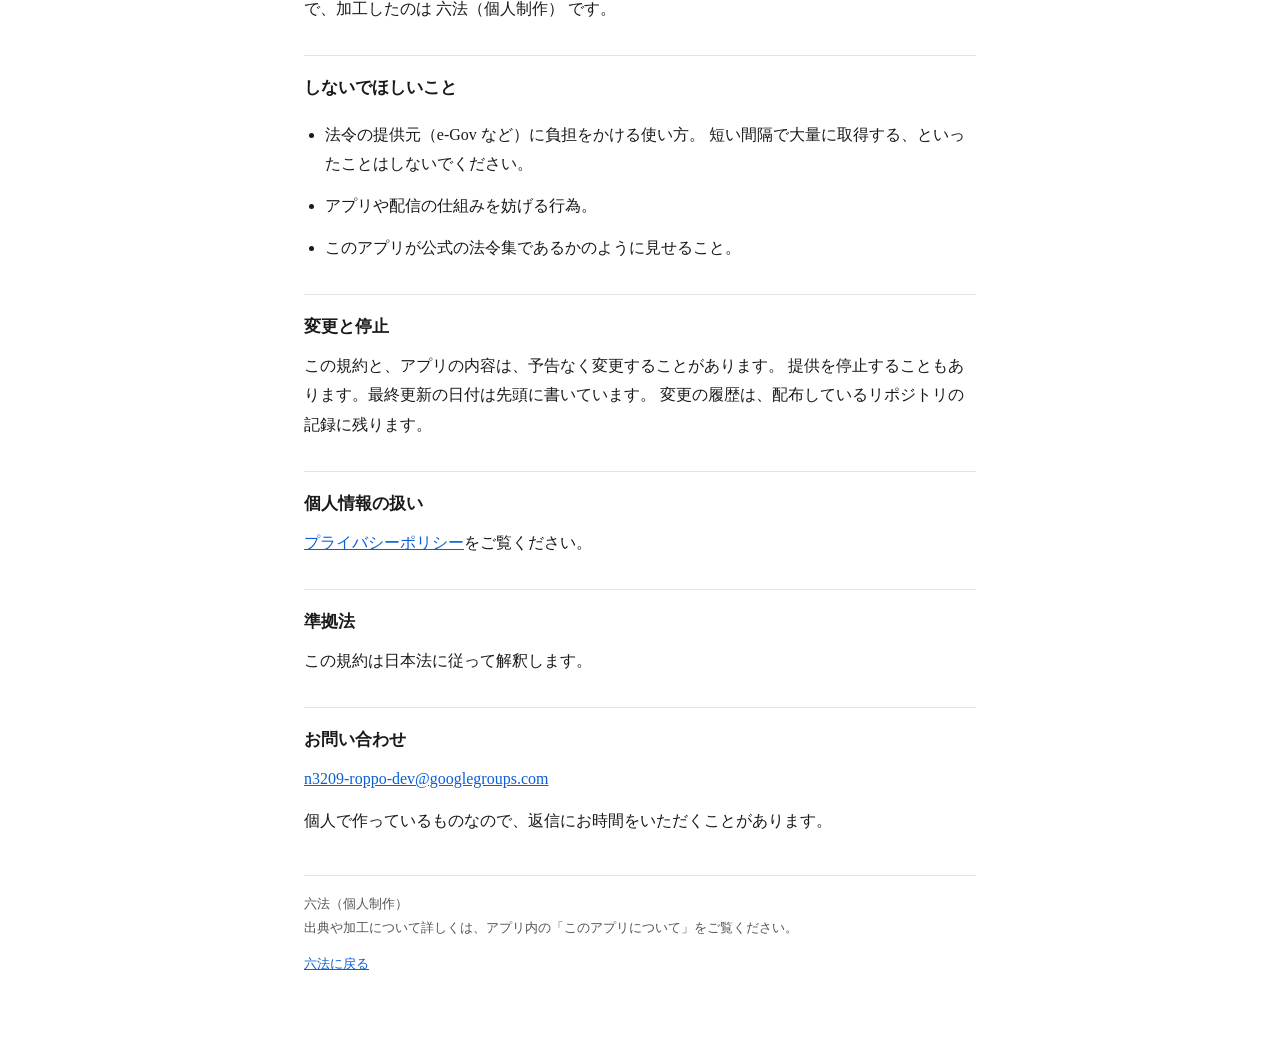
<file: terms.html>
<!DOCTYPE html>
<html lang="ja">
<head>
<meta charset="UTF-8">
<!--
  利用規約。

  privacy.html と同じ作りにしてある。JSを読まないし、style.css にも依存しない。
  同意画面から直接来るので、アプリが壊れていても読めなければ意味がない。

  **約束しないことを、約束しないと書く。** 無償で個人が公開している道具なので、
  可用性も正確性も保証できない。そこを曖昧にすると、読む人が実務で頼る。

  出典と権利の節は、アプリ内の「このアプリについて」と同じ事実を書く。
  片方だけ直すと食い違うので、直すときは両方を見る。
-->
<meta name="viewport" content="width=device-width, initial-scale=1">
<meta name="robots" content="index,follow">
<title>利用規約 — 六法</title>
<style>
  :root {
    --bg: #fff; --fg: #1a1a1a; --dim: #555; --line: #e2e2e2;
    --box: #f6f6f6; --link: #0b5ed7;
  }
  @media (prefers-color-scheme: dark) {
    :root {
      --bg: #16181a; --fg: #e8e8e8; --dim: #a8a8a8; --line: #2e3236;
      --box: #1e2124; --link: #7db3ff;
    }
  }
  * { box-sizing: border-box; }
  body {
    margin: 0; padding: 28px 16px 72px;
    background: var(--bg); color: var(--fg);
    font-family: "Hiragino Mincho ProN", "Yu Mincho", serif;
    font-size: 16px; line-height: 1.85;
    -webkit-text-size-adjust: 100%;
  }
  main { max-width: 42rem; margin: 0 auto; }
  h1 { font-size: 22px; line-height: 1.5; margin: 0 0 4px; }
  h2 {
    font-size: 17px; margin: 32px 0 8px;
    padding-top: 16px; border-top: 1px solid var(--line);
  }
  p, li { margin: 0 0 12px; }
  ul { padding-left: 1.3em; }
  .meta { color: var(--dim); font-size: 13px; margin: 0 0 24px; }
  .box {
    background: var(--box); border-radius: 6px;
    padding: 12px 14px; margin: 0 0 14px;
  }
  .box p:last-child, .box ul:last-child, .box li:last-child { margin-bottom: 0; }
  strong { font-weight: 700; }
  a { color: var(--link); }
  code {
    font-family: ui-monospace, SFMono-Regular, Menlo, monospace;
    font-size: 0.88em; word-break: break-all;
  }
  footer {
    margin-top: 40px; padding-top: 16px; border-top: 1px solid var(--line);
    color: var(--dim); font-size: 13px;
  }
</style>
</head>
<body>
<main>

<h1>利用規約</h1>
<p class="meta">
  六法（個人制作）／最終更新 2026年11月2日
</p>

<p>
  「六法」は、個人が無償で公開している法令ビューアです。会社や団体が運営する
  サービスではありません。利用する方は、以下をご承知ください。
</p>

<div class="box">
  <p><strong>要点</strong></p>
  <ul>
    <li>登録も料金もありません。誰でも使えます。</li>
    <li><strong>法令の内容が正しいことを保証できません。</strong>
      実務で使うときは、官報または公式の法令集で確かめてください。</li>
    <li>いつでも変更・停止することがあります。</li>
    <li>このアプリは法的な助言をするものではありません。</li>
  </ul>
</div>

<h2>使えること</h2>

<p>
  登録は要りません。個人でも仕事でも、自由にお使いいただけます。
  端末に保存した法令やメモは、利用する方のものです。アプリの
  「書き出しと復元」から、いつでも取り出せます。
</p>

<h2>保証しないこと</h2>

<p>
  <strong>個人が余暇で作っているものです。</strong>次のことを保証できません。
</p>
<ul>
  <li><strong>法令の内容が、現に効力を有するものと一致していること。</strong>
    表示されるのは、その法令をその端末へ取り込んだ時点の版です。
    改正が出ていないかは、法令の一覧の ⟳ で確かめてください。</li>
  <li>いつでも使えること。配信の停止、提供元（e-Gov など）の仕様変更、
    不具合などで使えなくなることがあります。</li>
  <li>メモが失われないこと。端末の故障、ブラウザのデータ削除、
    同期の不具合などで失われることがあります。
    <strong>大切なメモは「書き出しと復元」で控えを取ってください。</strong></li>
</ul>

<p>
  法令データが官報の掲載内容と異なる場合は、官報が優先します（e-Gov の注記）。
</p>

<h2>責任の範囲</h2>

<p>
  このアプリの利用によって生じた損害について、作者は責任を負いません。
  ただし、作者の故意または重大な過失による場合は、この限りではありません。
</p>

<p>
  <strong>重要な判断の前には、必ず公式の資料で確かめてください。</strong>
  条文の読み違い、改正の見落としによる不利益は、このアプリでは防げません。
</p>

<h2>法令データの出典と権利</h2>

<p>
  法令の本文は e-Gov法令検索（デジタル庁）から取得しています。<br>
  出典：e-Gov法令検索（デジタル庁）
  <a href="https://laws.e-gov.go.jp/" target="_blank" rel="noopener">https://laws.e-gov.go.jp/</a><br>
  e-Gov のコンテンツは公共データ利用規約（第1.0版）に基づいて利用しています。
</p>

<p>
  最高裁判所規則の一部は、裁判所ウェブサイトの掲載物をもとに作者が個人で
  XML化したものです。<strong>裁判所による提供・検証ではありません。</strong>
  各規則の出典・加工・照合の範囲は、本文の末尾に書いています。
</p>

<p>
  条文の文字と並び順は、取り込んだデータのままです。このアプリがしているのは
  画面に出すための組み立て（段落の分け方・項番号の体裁・括弧の見せ方・目次・
  別表の表組み）で、加工したのは 六法（個人制作） です。
</p>

<h2>しないでほしいこと</h2>

<ul>
  <li>法令の提供元（e-Gov など）に負担をかける使い方。
    短い間隔で大量に取得する、といったことはしないでください。</li>
  <li>アプリや配信の仕組みを妨げる行為。</li>
  <li>このアプリが公式の法令集であるかのように見せること。</li>
</ul>

<h2>変更と停止</h2>

<p>
  この規約と、アプリの内容は、予告なく変更することがあります。
  提供を停止することもあります。最終更新の日付は先頭に書いています。
  変更の履歴は、配布しているリポジトリの記録に残ります。
</p>

<h2>個人情報の扱い</h2>

<p>
  <a href="privacy.html">プライバシーポリシー</a>をご覧ください。
</p>

<h2>準拠法</h2>

<p>
  この規約は日本法に従って解釈します。
</p>

<h2>お問い合わせ</h2>

<p>
  <a href="mailto:n3209-roppo-dev@googlegroups.com">n3209-roppo-dev@googlegroups.com</a>
</p>
<p>
  個人で作っているものなので、返信にお時間をいただくことがあります。
</p>

<footer>
  <p>
    六法（個人制作）<br>
    出典や加工について詳しくは、アプリ内の「このアプリについて」をご覧ください。
  </p>
  <p><a href="./">六法に戻る</a></p>
</footer>

</main>
</body>
</html>
</file>
<file: style.css>
:root {
  --bg: #ffffff;
  --bg-panel: #f6f7f9;
  --bg-elev: #ffffff;
  --bg-hover: #eef1f5;
  --fg: #111114;
  --fg-dim: #5c6068;
  --fg-faint: #9aa0a8;
  --line: #e1e4e9;
  --line-soft: #eef0f3;
  --accent: #1a5fb4;
  --accent-bg: #e8f0fb;
  --shadow: 0 1px 2px rgba(16,24,40,.06), 0 8px 24px rgba(16,24,40,.08);

  --mk-yellow: #fff3a8;  --mk-yellow-b: #e0b400;
  --mk-green:  #c9eecb;  --mk-green-b:  #34a03c;
  --mk-blue:   #cfe3ff;  --mk-blue-b:   #2f6fd0;
  --mk-red:    #ffd3d3;  --mk-red-b:    #d34848;
  --mk-orange: #ffdfbb;  --mk-orange-b: #e08a20;
  --mk-purple: #e8d9fb;  --mk-purple-b: #8a4fd0;

  --font-body: "Hiragino Mincho ProN", "Yu Mincho", "YuMincho", "Noto Serif JP", serif;
  --font-ui: "Hiragino Sans", "Yu Gothic UI", "Meiryo", system-ui, sans-serif;

  --text-size: 16px;
  --text-leading: 1.95;
  --measure: 46em;          /* 本文の最大行幅 */
  --ink: #1558b8;           /* 自分で書いた文字の色（条文本文の黒と区別する） */

  /*
   * 狭い画面の下段のバーの高さ。
   *
   * 7px + ボタン38px + 7px + セーフエリア。.bottombar の padding と
   * .bottombar .lookup の height を変えたら、ここも合わせること。
   *
   * バーは画面の全幅を覆い、左ペインのドロワー（z-index 30）より上
   * （z-index 33）にある。ドロワーが画面の下端まで伸びていると、
   * 一覧の最後の数行がバーの下敷きになって見えない。しかも溢れる量が
   * その分しかないので、指で動かしてもほとんど動かず、固まって見える。
   */
  --bottombar-h: calc(52px + env(safe-area-inset-bottom));
}

* { box-sizing: border-box; }

html, body {
  margin: 0;
  height: 100%;
  background: var(--bg);
  color: var(--fg);
  font-family: var(--font-ui);
  -webkit-text-size-adjust: 100%;
}

body { display: flex; flex-direction: column; overflow: hidden; }

/* ---------------------------------------------------------------- top bar */

.topbar {
  display: flex;
  align-items: center;
  gap: 8px;
  padding: 8px 12px;
  padding-top: max(8px, env(safe-area-inset-top));
  background: var(--bg);
  border-bottom: 1px solid var(--line);
  flex: none;
}

/*
 * 上段の左ゾーン。広い画面では左ペインと同じ幅にする。
 * こうすると、この右隣に置いた条文番号の欄が、本文の始まり（法令名）の
 * 真上にそろう。仕切りをドラッグして左ペインの幅を変えても付いてくる。
 * 6px は仕切りの幅。
 */
.topbar-head {
  flex: none; display: flex; align-items: center; gap: 8px;
  width: calc(var(--side-width, 268px) - 6px);
}

.brand {
  font-size: 15px; font-weight: 700; letter-spacing: .14em;
  margin: 0 6px 0 2px; font-family: var(--font-body); white-space: nowrap;
}

/* 狭い画面では、上段に ☰ と並べて法令名を出す。
   条文の上に見出しの塊を置くより、ここに一行あるほうが本文が広く取れる。 */
.topbar-law {
  display: none; flex: 1; min-width: 0;
  align-items: baseline; gap: 6px;
  font-family: var(--font-body); white-space: nowrap;
}
.topbar-law .tl-name {
  font-size: 16px; font-weight: 700;
  overflow: hidden; text-overflow: ellipsis; min-width: 0;
}
/*
 * 施行日は落とさない。いつの版を読んでいるかは、読み違いに直結する。
 *
 * ただし flex: none のままにはできない。**縮まない要素に長い文字が入ると、
 * 縮む側（題名）を 0 まで潰してから右へ流れて見切れる。** 規則パックの
 * 「反映」は100文字を超える文章で、実際に見切れた。
 * 題名を先に縮めたいので shrink は 0 にしておき、入りきらないときは
 * 省略記号で切る。切れた分は title と本文末尾が持っている。
 */
.topbar-law .tl-date {
  flex: 0 0 auto; min-width: 0; max-width: 55%;
  overflow: hidden; text-overflow: ellipsis;
  font-size: 13px; color: var(--fg-dim);
}

/*
 * 改正の印。
 *   塗りつぶし  手元より新しい版がすでに施行されている（取り込み直す）
 *   輪郭だけ    改正は公布されたが、まだ施行されていない
 * 色を分けず形で分けるのは、塗りつぶしの方が「いま効いている」ことを
 * 一目で表すためである。
 */
.amend-dot {
  display: inline-block; flex: none;
  width: 8px; height: 8px; border-radius: 4px;
  border: 1.5px solid var(--accent); background: var(--accent);
  vertical-align: middle;
}
.amend-dot.upcoming { background: transparent; }
.amend-dot[hidden] { display: none; }
.amend-dot { cursor: pointer; }

/*
 * まだ施行されていない版を読んでいるときの帯。
 * 目立たないと事故になる。いま効いていない条文を、効いていると思って読む
 * のが一番まずい。だから本文の上に、消せない形で常に出す。
 */
/*
 * 条・項・号の番号は、その単位にタグやメモを付けるための取っ手である。
 * 本文のどこを触っても注釈欄が開くと、読んでいるだけで邪魔になる。
 * 触れるものだと分かるよう、番号にだけ下線と余白を持たせる。
 */
.article-title, .para-num, .item-title {
  cursor: pointer; border-radius: 4px;
  text-decoration: underline; text-decoration-style: dotted;
  text-underline-offset: 3px; text-decoration-color: var(--line);
}
@media (hover: hover) and (pointer: fine) {
  .article-title:hover, .para-num:hover, .item-title:hover {
    background: var(--accent-bg); text-decoration-color: var(--accent);
  }
}

/* 取り込んだものの帯。未施行ほど危なくはないので、赤ではなく落ち着いた色。 */
.law-note {
  display: flex; align-items: center; gap: 10px; flex-wrap: wrap;
  background: var(--bg-elev); color: var(--fg-dim);
  border: 1px solid var(--line); border-radius: 6px;
  font-family: var(--font-ui); font-size: 11.5px;
  padding: 5px 10px; margin: 8px 0;
}
.law-note[hidden] { display: none; }
.law-note .warn { color: #b3261e; font-weight: 700; cursor: help; }

/* 注釈欄の中の、位置が重なっているという知らせ */
.note-dup {
  background: #fdecea; color: #b3261e; border: 1px solid #f5c2bd;
  border-radius: 7px; padding: 7px 9px; margin-bottom: 10px;
  font-family: var(--font-ui); font-size: 11.5px; line-height: 1.55;
}

.law-warn {
  background: #b3261e; color: #fff;
  font-family: var(--font-ui); font-size: 12px; font-weight: 700;
  letter-spacing: .04em; padding: 5px 10px; border-radius: 6px;
  margin: 8px 0; display: inline-block;
}
.law-warn[hidden] { display: none; }

/*
 * 絞り込み中の帯。
 * 法令の一部しか出ていないのに全部だと思って読むのが一番まずい。
 * 消せない形で常に出し、ここからしか全文に戻れないようにはしない
 * （表示設定からも戻せる）が、出ていることは必ず分かるようにする。
 */
.law-filter {
  display: flex; align-items: center; gap: 10px; flex-wrap: wrap;
  background: var(--accent-bg); color: var(--accent);
  border: 1px solid var(--accent); border-radius: 6px;
  font-family: var(--font-ui); font-size: 12px; font-weight: 700;
  padding: 5px 10px; margin: 8px 0;
}
.law-filter[hidden] { display: none; }
.law-filter button {
  border: 1px solid var(--accent); background: var(--bg-elev); color: var(--accent);
  border-radius: 6px; padding: 2px 9px; font: inherit; font-size: 11.5px; cursor: pointer;
}
.law-filter button:hover { background: var(--accent); color: #fff; }

/* 絞り込みで隠した塊。表示を消すだけで、本文そのものは触らない。 */
.filtered-out { display: none !important; }

/* 一覧の中の「未施行」札 */
/* 数えた範囲を添える。全部を数えたと思われると見落としにつながる。 */
.sub-head .sub-scope {
  font-weight: normal; font-size: 10.5px; color: var(--fg-faint); margin-left: 6px;
}

/* 一覧の中の「取り込み」札 */
.law-list .src-badge {
  flex: none; font-family: var(--font-ui); font-size: 10px; font-weight: 700;
  color: var(--fg-dim); border: 1px solid var(--line); border-radius: 4px;
  padding: 0 3px; margin-left: 4px;
}

.law-list .rev-badge {
  flex: none; font-family: var(--font-ui); font-size: 10px; font-weight: 700;
  color: #b3261e; border: 1px solid #b3261e; border-radius: 4px;
  padding: 0 3px; margin-left: 4px;
}

/* 版の一覧 */
/*
 * 並ぶ名前は「この法令を改正した法律」の名前である。説明が無いと、別の法令の
 * 情報が出ているように見える（実際そう受け取られた）。見出しの行を付ける。
 * 下の button と同じ並び・同じ幅づかいにして、列が揃うようにする。
 */
.rev-head {
  display: flex; align-items: baseline; gap: 9px;
  padding: 0 11px 5px; margin-bottom: 2px;
  border-bottom: 1px solid var(--line);
  font-family: var(--font-ui); font-size: 10.5px; letter-spacing: .06em;
  color: var(--fg-faint);
}
.rev-head .rv-date { flex: none; }
.rev-head .rv-title { flex: 1; min-width: 0; }
.rev-head .rv-state { flex: none; }

.rev-list { max-height: 56vh; overflow-y: auto; }
.rev-list button {
  display: flex; align-items: baseline; gap: 9px; width: 100%; text-align: left;
  border: 1px solid var(--line); background: var(--bg-elev); color: var(--fg);
  border-radius: 9px; padding: 9px 11px; margin-bottom: 6px; cursor: pointer; font: inherit;
}

.rev-list button[disabled] { cursor: default; opacity: .75; }
.rev-list .rv-date { flex: none; font-size: 13px; font-weight: 700; font-variant-numeric: tabular-nums; }
/*
 * 版の名前を上、改正した法律を下に重ねる。改正法の名前は長いもの
 * （「日本国の自衛隊と…協定の実施に関する法律」）があるので、
 * 1行に収めて省略する。全体はボタンの title で読める。
 */
.rev-list .rv-title { flex: 1; min-width: 0; display: flex; flex-direction: column; gap: 2px; }
.rev-list .rv-name { font-size: 13px; color: var(--fg);
  overflow: hidden; text-overflow: ellipsis; white-space: nowrap; }
.rev-list .rv-amend { font-size: 11px; color: var(--fg-faint);
  overflow: hidden; text-overflow: ellipsis; white-space: nowrap; }
.rev-list .rv-state { flex: none; font-size: 11px; font-family: var(--font-ui); }
.rev-list .rv-state.now { color: var(--accent); font-weight: 700; }
.rev-list .rv-state.future { color: #b3261e; font-weight: 700; }
.rev-list .rv-state.past { color: var(--fg-faint); }

/*
 * 改正後の版へ注釈を写す画面。
 *
 * 段1（写し先）は版の一覧に似せる。段2（計画）は1件ずつ札で出す。
 * 判定で左の色が変わる。選べないもの（無くなった・分からない）は薄くする。
 */
.vmig-peers button {
  display: flex; align-items: baseline; gap: 9px; width: 100%; text-align: left;
  border: 1px solid var(--line); background: var(--bg-elev); color: var(--fg);
  border-radius: 9px; padding: 9px 11px; margin-bottom: 6px; cursor: pointer; font: inherit;
}
.vmig-peers .vmig-peer-name { flex: 1; min-width: 0; font-size: 13px;
  overflow: hidden; text-overflow: ellipsis; white-space: nowrap; }
.vmig-peers .vmig-peer-date { flex: none; font-size: 11px; color: var(--fg-dim);
  font-variant-numeric: tabular-nums; }
.vmig-peers .vmig-peer-kind { flex: none; font-size: 11px; color: var(--fg-faint);
  font-family: var(--font-ui); }

.vmig-sum { display: flex; align-items: baseline; gap: 12px; flex-wrap: wrap;
  padding: 0 0 8px; border-bottom: 1px solid var(--line); margin-bottom: 8px; }
.vmig-sum .vmig-counts { flex: 1; min-width: 0; font-size: 12px; color: var(--fg-dim); }
.vmig-sum .vmig-picked { flex: none; font-size: 12px; }

.vmig-list { max-height: 52vh; overflow-y: auto; }
.vmig-row { border: 1px solid var(--line); border-left-width: 3px;
  border-radius: 9px; padding: 8px 10px; margin-bottom: 6px; background: var(--bg-elev); }
.vmig-row.k-same { border-left-color: var(--accent); }
.vmig-row.k-moved { border-left-color: var(--accent); }
.vmig-row.k-ambiguous { border-left-color: #b3261e; }
.vmig-row.k-changed { border-left-color: #b3261e; }
.vmig-row.k-gone, .vmig-row.k-unknown { border-left-color: var(--line); opacity: .7; }

.vmig-head { display: flex; align-items: baseline; gap: 8px; }
.vmig-anchor { flex: 1; min-width: 0; font-size: 13px; font-weight: 700;
  overflow: hidden; text-overflow: ellipsis; white-space: nowrap; }
.vmig-kind { flex: none; font-size: 11px; font-family: var(--font-ui); color: var(--fg-dim); }
.vmig-why { font-size: 11px; color: var(--fg-faint); margin-top: 2px; }
.vmig-what { font-size: 12px; color: var(--fg-dim); margin-top: 3px;
  overflow: hidden; text-overflow: ellipsis; white-space: nowrap; }
.vmig-pick { margin-top: 6px; font-size: 12px; }
.vmig-pick select { font: inherit; font-size: 12px; max-width: 100%; }
.vmig-check { display: inline-flex; align-items: center; gap: 6px; cursor: pointer; }
.vmig-none { color: var(--fg-faint); }
.vmig-rmove { font-size: 11px; margin-top: 3px; }
.vmig-rmove.ok { color: var(--fg-dim); }
.vmig-rmove.ng { color: #b3261e; }

.vmig-done { font-size: 13px; font-weight: 700; margin-bottom: 4px; }
.vmig-skip { font-size: 12px; color: var(--fg-dim); margin-top: 3px; }

/*
 * 二度続けて押すと画面が拡大してしまうのを止める。
 * 押すためのものは、拡大の合図として受け取らない。
 * 二本指での拡大は残す。本文を大きくして読みたいことはあるので、
 * user-scalable=no のような潰し方はしない。
 */
button, .tabs button, .law-name, .article-title, .article-caption,
.para-num, .item-title, .toc-list li, .law-list li, .mark-list li,
.find-list li, .rev-list button, a.ref { touch-action: manipulation; }

.icon-btn {
  border-radius: 8px; width: 34px; height: 34px; font-size: 15px;
  cursor: pointer; flex: none; line-height: 1;
}
.icon-btn:hover { background: var(--bg-hover); }
.icon-btn.on { background: var(--accent-bg); border-color: var(--accent); color: var(--accent); }

.jump { display: flex; gap: 4px; flex: none; position: relative; }
.jump input { width: 150px; }

.jump button {
  border: 1px solid var(--line); background: var(--bg-elev); color: var(--fg);
  border-radius: 8px; padding: 0 12px; cursor: pointer; white-space: nowrap; font: inherit; font-size: 13px;
}
.jump .go { background: var(--accent); border-color: var(--accent); color: #fff; font-weight: 600; }
.jump .go:hover { filter: brightness(1.08); }

/*
 * ことばの欄は、結果と同じ場所に置く。
 *
 * 以前は上段にあり、一番使わないのに一番広く場所を取っていた。
 * 範囲切替・対象切替・結果の一覧は検索タブにあるのに、入力欄だけが
 * 離れていた。スマホのシートでは元から一まとまりなので、そちらに揃える。
 */
.find { position: relative; margin-bottom: 8px; }
.find::before {
  content: "⌕";
  position: absolute; left: 9px; top: 50%; transform: translateY(-52%);
  color: var(--fg-faint); font-size: 16px; pointer-events: none;
}
.find input {
  width: 100%; height: 32px; padding: 0 10px 0 26px;
  border: 1px solid var(--line); border-radius: 8px;
  background: var(--bg); color: var(--fg); font: inherit; font-size: 13px;
}
.find input:focus { outline: 2px solid var(--accent); outline-offset: -1px; }

/* シートの中では下端に置く。キーボードの真上に来る。 */
.sheet-pane .find { margin-bottom: 0; }

.topbar input {
  height: 34px; border: 1px solid var(--line); border-radius: 8px;
  background: var(--bg-elev); color: var(--fg); padding: 0 10px;
  font: inherit; font-size: 14px;
}
.topbar input:focus { outline: 2px solid var(--accent); outline-offset: -1px; }

/* ------------------------------------------------------------- 表示設定 */

.view { position: relative; flex: none; }

.viewpad {
  position: absolute; top: 40px; right: 0; z-index: 40; width: 236px;
  background: var(--bg-elev); border: 1px solid var(--line);
  border-radius: 12px; box-shadow: var(--shadow); padding: 12px 13px 13px;
  /* 中身が増えて画面の外へはみ出していた。入りきらなければ中で送る。 */
  max-height: calc(100vh - 56px); overflow-y: auto; overscroll-behavior: contain;
}
.viewpad[hidden] { display: none; }
.viewpad .note-label { margin: 0 0 6px; }
.viewpad .note-label:not(:first-child) { margin-top: 14px; }
.viewpad .val { color: var(--fg-faint); }
.viewpad input[type="range"] { width: 100%; accent-color: var(--accent); margin: 0; }

.font-picker { display: grid; grid-template-columns: 1fr 1fr; gap: 5px; }
.font-picker button {
  border: 1px solid var(--line); background: var(--bg-elev); color: var(--fg);
  border-radius: 7px; padding: 7px 4px; cursor: pointer; font-size: 12.5px;
}
.font-picker button:hover { background: var(--bg-hover); }
.font-picker button.on {
  background: var(--accent-bg); border-color: var(--accent);
  color: var(--accent); font-weight: 600;
}
.font-picker button[data-font="mincho"] { font-family: "Hiragino Mincho ProN", "Yu Mincho", "MS PMincho", serif; }
.font-picker button[data-font="gothic"] { font-family: "Hiragino Sans", "Yu Gothic UI", "Yu Gothic", sans-serif; }
.font-picker button[data-font="meiryo"] { font-family: "Meiryo", sans-serif; }
.font-picker button[data-font="ud"] { font-family: "BIZ UDPGothic", "Meiryo", sans-serif; }

#ink-picker button { font-weight: 600; }
#ink-picker button[data-ink="#1558b8"] { color: #1558b8; }
#ink-picker button[data-ink="#1e7a46"] { color: #1e7a46; }
#ink-picker button[data-ink="#b3261e"] { color: #b3261e; }
#ink-picker button[data-ink="#5c6068"] { color: #5c6068; }

/* ---------------------------------------------------------------- keypad */

.keypad {
  position: absolute; top: 40px; left: 0; z-index: 40;
  background: var(--bg-elev); border: 1px solid var(--line);
  border-radius: 12px; box-shadow: var(--shadow);
  padding: 8px; display: grid; gap: 6px;
  grid-template-columns: repeat(4, 52px);
}
.keypad[hidden] { display: none; }
.keypad button {
  height: 44px; border: 1px solid var(--line); border-radius: 8px;
  background: var(--bg-elev); color: var(--fg);
  font: inherit; font-size: 17px; cursor: pointer;
}
.keypad button:hover { background: var(--bg-hover); }
.keypad button:active { background: var(--accent-bg); }
.keypad .unit { font-family: var(--font-body); font-size: 15px; color: var(--accent); }
/*
 * 数字は左上から 1〜9 が自動で埋まる。残り3つを置き場所で決める。
 *
 *   1 2 3 ⌫     ⌫ は上2段。打ち間違いを消すのは数字を打つ途中なので、
 *   4 5 6 ⌫     手が数字の近くにあるうちに届く方がよい。
 *   7 8 9 引    「引く」は下2段。打ち終わってから押すので下に置く。
 *   の 0   引    「の」は左下（枝番）、0 は下の真ん中。
 */
.keypad .del  { grid-column: 4; grid-row: 1 / span 2; }
.keypad .go   { grid-column: 4; grid-row: 3 / span 2;
  background: var(--accent); border-color: var(--accent); color: #fff;
  font-weight: 600; font-size: 15px;
}
.keypad .unit { grid-column: 1; grid-row: 4; }
.keypad .zero { grid-column: 2; grid-row: 4; }
.keypad .del { color: var(--fg-dim); }

/* ---------------------------------------------------------------- layout */

.layout { flex: 1; display: flex; min-height: 0; }
.pane { display: flex; flex-direction: column; min-height: 0; }

.pane-left {
  width: var(--side-width, 268px); flex: none;
  background: var(--bg-panel); border-right: 1px solid var(--line);
}
.pane-main { flex: 1; min-width: 0; background: var(--bg); flex-direction: row; }

/* ドラッグして幅を変える仕切り */
.splitter {
  flex: none; width: 6px; cursor: col-resize; background: transparent;
  position: relative; z-index: 5;
}
.splitter[hidden] { display: none; }
.splitter::after {
  content: ""; position: absolute; inset: 0 2px;
  background: transparent; transition: background-color .12s;
}
.splitter:hover::after, .splitter.dragging::after { background: var(--accent); }
body.resizing { cursor: col-resize; user-select: none; }

/* 2面表示 */
.lawpane {
  flex: 1 1 0; min-width: 0; display: flex; flex-direction: column;
  border-left: 1px solid transparent;
}
.lawpane[hidden] { display: none; }
#split-panes + .lawpane { border-left-color: var(--line); }
/* どちらを操作しているかが分かるように、使っていない面の見出しを落とす */
#panes.split .lawpane:not(.active) .law-header { opacity: .55; }
#panes.split .lawpane.active .law-title::before {
  content: ""; display: inline-block; width: 4px; height: 4px; border-radius: 50%;
  background: var(--accent); vertical-align: .32em; margin-right: 7px;
}

.mini {
  border: 1px solid var(--line); background: var(--bg-elev); color: var(--fg);
  border-radius: 6px; padding: 3px 9px; font-size: 12px; cursor: pointer;
}
.mini:hover { background: var(--bg-hover); }

/* tabs */
.tabs { display: flex; gap: 2px; padding: 8px 8px 0; flex: none; }
.tabs button {
  flex: 1; border: 1px solid transparent; border-bottom: none;
  background: none; color: var(--fg-dim); cursor: pointer;
  padding: 7px 4px; font: inherit; font-size: 12.5px; border-radius: 8px 8px 0 0;
}
.tabs button:hover { color: var(--fg); }
.tabs button.on {
  background: var(--bg-elev); border-color: var(--line);
  color: var(--fg); font-weight: 600; margin-bottom: -1px;
}
/* 狭い画面ではドロワーが画面全体を覆い、☰ が下敷きになって押せない。
   タブの行の右端に閉じるボタンを出す。広い画面では要らない。 */
.tab-close {
  display: none; flex: none; width: 30px;
  border: 1px solid transparent; background: none; color: var(--fg-dim);
  cursor: pointer; font-size: 17px; line-height: 1; border-radius: 8px;
}
.tab-close:hover { color: var(--fg); background: var(--bg-hover); }

/* ドロワーの外側。触れば閉じる。 */
.scrim { position: fixed; inset: 0; z-index: 29; background: rgba(17, 20, 24, .32); }
.scrim[hidden] { display: none; }

/* 狭い画面の下段。戻る・進む・表示設定・引く。
   どれも片手で押すものなので、上段ではなくここに置く。 */
.bottombar {
  position: fixed; left: 0; right: 0; bottom: 0; z-index: 33;
  display: flex; align-items: center; gap: 8px;
  padding: 7px 12px;
  padding-bottom: calc(7px + env(safe-area-inset-bottom));
  background: var(--bg); border-top: 1px solid var(--line);
}
.bottombar[hidden] { display: none; }
.bb-gap { flex: 1; }
.bottombar .lookup {
  flex: none; height: 38px; padding: 0 20px; border-radius: 19px;
  border: none; background: var(--accent); color: #fff;
  font: inherit; font-family: var(--font-body); font-size: 15px; font-weight: 700;
  cursor: pointer;
}
.bottombar .lookup.on { filter: brightness(.92); }
/* 表示設定の札は、下段から出すので上へ開く */
.bottombar .viewpad {
  top: auto; bottom: 46px;
  max-height: calc(100vh - 110px);      /* 下段のぶんも空ける */
}

/* 下から出るシート。条文を隠しきらないよう、下半分までに収める。
   幅は盤に合わせて詰める。盤だけ右に寄って左が空くより、まとまって見える。
   後ろの条文も、そのぶん途切れずに残る。 */
.sheet {
  position: fixed; left: auto; right: 0; bottom: 0; z-index: 35;
  width: min(94vw, 268px);
  display: flex; flex-direction: column; max-height: 62vh;
  background: var(--bg-elev); border-top: 1px solid var(--line);
  border-radius: 14px 14px 0 0; box-shadow: var(--shadow);
  padding-bottom: env(safe-area-inset-bottom);
}
.sheet[hidden] { display: none; }
.sheet-head {
  display: flex; align-items: center; justify-content: space-between;
  gap: 8px; padding: 10px 12px 8px; flex: none;
}
.sheet-tabs { display: flex; gap: 4px; flex: 1; min-width: 0; }
.sheet-tabs button {
  flex: 1; border: 1px solid var(--line); background: var(--bg); color: var(--fg-dim);
  border-radius: 9px; padding: 8px 4px; font: inherit; font-size: 13px; cursor: pointer;
}
.sheet-tabs button.on {
  background: var(--accent-bg); border-color: var(--accent); color: var(--accent); font-weight: 700;
}

.sheet-body { flex: 1; min-height: 0; display: flex; flex-direction: column; padding: 0 12px 12px; }
.sheet-pane { flex: 1; min-height: 0; display: flex; flex-direction: column; }
.sheet-pane[hidden] { display: none; }

/* 打ちかけの番号が指す条文の頭。引く前に当たりかどうか分かる。 */
.jump-preview {
  flex: none; margin-bottom: 8px; padding: 8px 10px;
  background: var(--bg); border: 1px solid var(--line); border-radius: 9px;
  font-size: 12.5px; line-height: 1.55; color: var(--fg-dim);
}
.jump-preview[hidden] { display: none; }
.jump-preview .pv-label { display: block; font-weight: 700; color: var(--accent); margin-bottom: 2px; }
.jump-preview .pv-text {
  display: -webkit-box; -webkit-line-clamp: 3; -webkit-box-orient: vertical;
  overflow: hidden; font-family: var(--font-body);
}
.jump-preview.miss { color: var(--fg-dim); }
.jump-preview.miss .pv-label { color: var(--fg-dim); }

/* 当たりが出ている下見は押せる。押せることが見て分かるようにしておく。 */
.jump-preview.go {
  cursor: pointer;
  border-color: color-mix(in srgb, var(--accent) 45%, var(--line));
  -webkit-tap-highlight-color: transparent;
  user-select: none;
}
.jump-preview.go:hover { background: var(--bg-hover); }
.jump-preview.go:active { background: var(--bg-hover); transform: scale(.995); }
.jump-preview.go:focus-visible { outline: 2px solid var(--accent); outline-offset: 1px; }

/* 番号で引く。電話と同じ並びで、入力欄が上、盤が下。
   キーの高さは iOS の数字キーボードと同じくらいに合わせてある。
   これ以上小さくすると押し間違いが出る。 */
.sheet-pane .jump { display: flex; flex-direction: column; gap: 6px; }
.sheet-pane .jump input {
  width: 100%; height: 38px; border: 1px solid var(--line); border-radius: 9px;
  background: var(--bg); color: var(--fg); padding: 0 12px;
  font: inherit; font-size: 17px; letter-spacing: .04em;
}
.sheet-pane #btn-pad { display: none; }      /* 盤は常に出ているので切替は要らない */
.sheet-pane .jump > .go { display: none; }   /* 「引く」は盤の中にある */
/* シートの幅を盤に合わせてあるので、盤は素直に横いっぱいに広げる。
   1列あたり約48px、高さ42px で、ほぼ正方形になる。 */
.sheet-pane .keypad {
  position: static; padding: 0; gap: 6px;
  border: none; box-shadow: none; background: none;
  grid-template-columns: repeat(4, 1fr);
}
.sheet-pane .keypad button { height: 48px; font-size: 19px; border-radius: 9px; }
.sheet-pane .keypad .unit, .sheet-pane .keypad .go { font-size: 16px; }

/* ことばで探す。結果が上、入力欄が下。キーボードの真上に来て親指が届く。 */
.sheet-pane #panel-find { flex: 1; min-height: 0; overflow-y: auto; background: none; border: none; padding: 0; }
/* 範囲切替と状態の行は、結果が伸びても上に貼り付けておく。
   流れて見えなくなると、いま何を探しているのか分からなくなる。 */
.sheet-pane #panel-find .find-scope {
  position: sticky; top: 0; z-index: 1; background: var(--bg-elev);
  padding-bottom: 4px;
}
.sheet-pane .find { flex: none; margin-top: 10px; }
.sheet-pane .find input { height: 40px; font-size: 15px; }

/*
 * min-height: 0 を外さない。
 *
 * 縦並びの flex では、子の min-height は既定で auto（＝中身の高さ以上）に
 * なる。これが無いと、法令が増えたときに中身の高さまで伸びてしまい、
 * overflow-y: auto が効かない。溢れた結果、指に反応するのは本文の
 * スクロールだけになり、一覧を下まで見られなくなる。
 */
/*
 * overscroll-behavior: contain を外さない。
 *
 * これが無いと、一覧を端まで動かしたときにスクロールが外へ繋がり、
 * 後ろの本文が動く。左ペインを読んでいるつもりで本文が動くと、
 * 一覧が動かないように感じる。
 *
 * min-height: 0 は、縦並びの flex で縮めるために入れている。
 * overflow を持つ枠には自動で効くが、明示しておく方が読み取りやすい。
 */
.tab-body {
  flex: 1; min-height: 0; overflow-y: auto; overscroll-behavior: contain;
  background: var(--bg-elev); border-top: 1px solid var(--line); padding: 10px;
}

.filter {
  width: 100%; height: 30px; margin-bottom: 8px;
  border: 1px solid var(--line); border-radius: 6px;
  background: var(--bg); color: var(--fg); padding: 0 8px; font: inherit; font-size: 13px;
}

/* ------------------------------------------------------------- law list */

.law-list, .mark-list, .toc-list { list-style: none; margin: 0; padding: 0; }

.law-list li {
  display: flex; align-items: center; gap: 6px;
  padding: 7px 8px; border-radius: 6px; cursor: pointer; font-size: 13px; line-height: 1.45;
}

.law-list li.active { background: var(--accent-bg); color: var(--accent); font-weight: 600; }
.law-list .law-name { flex: 1; min-width: 0; overflow: hidden; text-overflow: ellipsis; white-space: nowrap; }
/* つまんで動かすための取っ手。押す先を分けておくと、
   開く・削除とぶつからない。 */
/*
 * iOS は長押しで選択ルーペとメニューを出す。これが並べ替えの指の動きを
 * 横取りするので止める。
 *
 * ただし掛けるのは取っ手だけにする。一覧全体に掛けていたが、並べ替えが
 * 始まるのは取っ手からだけなので、ほかの行に掛ける意味がない。
 * 一覧が指で動かないという申し出があり、指の操作に関わる指定を
 * 取っ手の外から外していったうちの一つ。
 */
.law-list .grip {
  flex: none; width: 18px; text-align: center; cursor: grab;
  color: var(--fg-faint); font-size: 12px; line-height: 1;
  touch-action: none;                 /* つまんでいる間、画面を動かさない */
  -webkit-user-select: none; user-select: none;
  -webkit-touch-callout: none;
  opacity: 0;
}


/*
 * つまんでいることを、周りの変化で伝える。
 * つまんだ行そのものは指で隠れるので、そこだけ色を変えても見えない。
 * 他の行を一斉に薄くすれば、指の下が見えなくても状態が分かる。
 */
.law-list.dragging li:not(.dragging) { opacity: .38; }
.law-list li.dragging {
  background: var(--bg-elev);
  box-shadow: 0 3px 12px rgba(17, 20, 24, .22);
  outline: 2px solid var(--accent); outline-offset: -1px;
  position: relative; z-index: 2;
}
.law-list li.dragging .grip { cursor: grabbing; opacity: 1; color: var(--accent); }

/* 指では取っ手を常に出し、当たりを広く取る。
   16pxの的は指には小さく、外れても何も起きないので「反応しない」と感じる。 */
@media (hover: none) {
  /*
   * 当たりは横に広げるだけにする。
   *
   * 以前は padding: 10px 0 / margin: -10px 0 で上下にも広げていたが、
   * 取っ手には touch-action: none が掛かっているので、はみ出した分だけ
   * 隣の行も指で動かせなくなる。行の高さを上げれば縦の当たりは足りる。
   */
  .law-list .grip { opacity: .55; width: 34px; }
  .law-list li { padding: 10px 8px; }
}

.law-list .del { border: none; background: none; color: var(--fg-faint); cursor: pointer; font-size: 15px; padding: 0 2px; opacity: 0; }
/*
 * 削除はホバーでしか出ない作りだった。指にはホバーが無いので、ホバーを
 * カーソル端末だけに限った時点で永久に見えなくなる。触る端末では常に出す。
 * 置く場所は上の規則より後。前に置くと、あとの opacity: 0 に負ける。
 */
@media (hover: none) {
  .law-list .del { opacity: .55; }
}



/* ------------------------------------------------------------------ toc */

.toc-list li {
  padding: 5px 6px; border-radius: 6px; cursor: pointer;
  font-size: 13px; line-height: 1.5; display: flex; gap: 8px; align-items: baseline;
}

.toc-list .t { flex: 1; min-width: 0; }
.toc-list .range { color: var(--fg-faint); font-size: 11px; white-space: nowrap; font-family: var(--font-ui); }
.toc-list .lv1 { font-weight: 700; margin-top: 8px; }
.toc-list .lv2 { font-weight: 600; padding-left: 10px; }
.toc-list .lv3 { padding-left: 22px; }
.toc-list .lv4 { padding-left: 34px; color: var(--fg-dim); }
.toc-list .lv5 { padding-left: 46px; color: var(--fg-dim); }
.toc-list .suppl { font-weight: 600; margin-top: 8px; color: var(--fg-dim); }

/* ------------------------------------------------------------- 検索結果 */

.find-scope {
  border-bottom: 1px solid var(--line); padding-bottom: 9px; margin-bottom: 8px;
}
.seg { display: flex; gap: 0; margin-bottom: 7px; }
.seg button {
  flex: 1; border: 1px solid var(--line); background: var(--bg-elev); color: var(--fg-dim);
  padding: 5px 4px; font: inherit; font-size: 12px; cursor: pointer;
}
.seg button:first-child { border-radius: 7px 0 0 7px; }
.seg button:last-child { border-radius: 0 7px 7px 0; border-left: none; }
.seg button.on { background: var(--accent-bg); border-color: var(--accent); color: var(--accent); font-weight: 600; }

.find-target { display: flex; gap: 12px; font-size: 12px; color: var(--fg-dim); }
.find-target label { display: flex; align-items: center; gap: 4px; cursor: pointer; }
.find-target input { accent-color: var(--accent); margin: 0; }

.find-status { font-size: 11.5px; color: var(--fg-faint); margin-top: 7px; }
.find-status .q { color: var(--fg); font-weight: 600; }

.find-list { list-style: none; margin: 0; padding: 0; }
.find-list li {
  padding: 7px 8px; border-radius: 6px; cursor: pointer; margin-bottom: 2px;
}

.find-list li.current { background: var(--accent-bg); }
.find-list .where { font-size: 11px; color: var(--fg-faint); }
.find-list .where .lawname { color: var(--accent); }
.find-list .snip {
  font-family: var(--font-body); font-size: 12.5px; line-height: 1.7; margin-top: 2px;
}
.find-list .kind {
  display: inline-block; font-size: 10px; border: 1px solid var(--line);
  border-radius: 3px; padding: 0 4px; margin-right: 5px; color: var(--fg-faint);
}

/* 本文側の一致 */
mark.hit.cur { background: #ffbf5e; box-shadow: 0 0 0 2px #ffbf5e; }

/* ----------------------------------------------------------- mark list */

.mark-list li {
  padding: 6px 8px; border-radius: 6px; cursor: pointer;
  font-size: 13px; display: flex; align-items: center; gap: 8px;
}

.mark-list .sw { width: 14px; height: 14px; border-radius: 4px; border: 1px solid rgba(0,0,0,.14); flex: none; }
.mark-list .n { color: var(--fg-faint); font-size: 12px; margin-left: auto; }
.sub-head { font-size: 11px; letter-spacing: .08em; color: var(--fg-dim); margin: 14px 0 6px; }
.sub-head.orphan-head { color: #b3261e; margin-top: 0; }
#orphan-box { border: 1px solid #f0c9c6; border-radius: 8px; padding: 8px 9px; margin-bottom: 12px; }
#orphan-box[hidden] { display: none; }
#orphan-list li { display: block; cursor: default; }
#orphan-list .phrase { font-family: var(--font-body); font-size: 12.5px; }
#orphan-list .where { font-size: 11px; color: var(--fg-faint); }
#orphan-list .acts { margin-top: 4px; display: flex; gap: 6px; }

/* ------------------------------------------------------------- law text */

.law-header { padding: 12px 28px 9px; border-bottom: 1px solid var(--line); flex: none; }
.law-title { font-family: var(--font-body); font-size: 19px; font-weight: 700; }
/*
 * 題名と上段の法令名は、どちらも版の一覧の取っ手である。
 * 押せると分からなければ、入口が無いのと同じ。
 */
.law-title { cursor: pointer; width: fit-content; }
.topbar-law { cursor: pointer; }
.law-title:hover, .topbar-law:hover .tl-name { text-decoration: underline; }
.law-meta { font-size: 12px; color: var(--fg-dim); margin-top: 3px; }

/* いま画面に出ている編・章・節と条。スクロールに追従する。 */
.crumb {
  font-size: 12px; color: var(--fg-dim); margin-top: 5px;
  display: flex; align-items: baseline; gap: 6px;
  white-space: nowrap; overflow: hidden;
}
.crumb[hidden] { display: none; }
.crumb .sep { color: var(--fg-faint); }
.crumb .here { color: var(--accent); font-weight: 600; }
.crumb .crumb-path { display: flex; align-items: baseline; gap: 6px; min-width: 0; overflow: hidden; }
.crumb .crumb-art { flex: none; margin-left: 6px; }

.nav { display: flex; gap: 3px; flex: none; }
.nav .icon-btn { width: 30px; font-size: 14px; }
.nav .icon-btn[disabled] { opacity: .35; cursor: default; }
.nav .icon-btn[disabled]:hover { background: var(--bg-elev); }

.toc-list li.current { background: var(--accent-bg); color: var(--accent); }

/*
 * 本文の幅を測り（--measure）、余りは左右の余白に回す。
 * 中の要素に max-width を付けるのではなく padding にしているのは、
 * スクロールバーを画面の端に残すため。
 */
.content {
  flex: 1; overflow-y: auto;
  padding: 20px max(28px, calc((100% - var(--measure)) / 2)) 45vh;
  font-family: var(--font-body); font-size: var(--text-size); line-height: var(--text-leading);
}

.empty { max-width: 460px; margin: 12vh auto; text-align: center; color: var(--fg-dim); font-family: var(--font-ui); }
.empty .empty-lead { font-size: 15px; color: var(--fg); }
.empty .hint { font-size: 12px; color: var(--fg-faint); line-height: 1.7; margin-top: 18px; }
.primary {
  border: 1px solid var(--accent); background: var(--accent); color: #fff;
  border-radius: 8px; padding: 8px 18px; cursor: pointer; font: inherit; font-size: 14px;
}
.primary:hover { filter: brightness(1.08); }

.h-part, .h-chapter, .h-section, .h-subsection, .h-division {
  font-weight: 700; margin: 1.7em 0 .6em; line-height: 1.5; scroll-margin-top: 12px;
}
.h-part    { font-size: 1.22em; text-align: center; margin-top: 2.2em; }
.h-chapter { font-size: 1.12em; text-align: center; }
.h-section { font-size: 1.04em; }
.h-subsection, .h-division { font-size: 1em; color: var(--fg-dim); }

.suppl-label {
  font-weight: 700; margin: 2.4em 0 .6em; font-size: 1.06em;
  border-top: 1px solid var(--line); padding-top: 1.2em; scroll-margin-top: 12px;
}
.enact, .preamble { margin: 1em 0 2em; color: var(--fg-dim); }

.article { margin: 0 0 1.5em; scroll-margin-top: 16px; }
/* inline-block なのは、選択時の背景が行全体に伸びないようにするため */
.article-caption { color: var(--fg-dim); font-size: .95em; display: inline-block; }
.article-title { font-weight: 700; }

.para { margin: .2em 0; scroll-margin-top: 16px; }
.para-num { font-weight: 700; margin-right: .3em; }
.item { margin: .1em 0 .1em 1.6em; scroll-margin-top: 16px; }
.item-title { margin-right: .5em; }
.subitem1 { margin-left: 1.4em; }
.subitem2 { margin-left: 2.8em; }
.column + .column::before { content: "　"; }

ruby rt { font-size: .5em; font-weight: normal; }

/*
 * 括弧書き。深いほど薄くする。
 * 既定では薄くしない。設定で切り替えたときだけ効かせる（組み直し不要にするため）。
 */
[data-paren="dim"] .paren.p1 { color: color-mix(in srgb, var(--fg) 52%, var(--bg)); }
[data-paren="dim"] .paren.p2 { color: color-mix(in srgb, var(--fg) 38%, var(--bg)); }
[data-paren="dim"] .paren.p3 { color: color-mix(in srgb, var(--fg) 30%, var(--bg)); }
/*
 * 括弧の中の参照リンクは、包みのほうがリンクの内側に入る（会社法で697件、
 * 逆は0件）。a.ref { color: inherit } なので、包みの薄い色がそのまま出る。
 * かつて .paren a.ref に当てていたが、その形では一件も当たっていなかった。
 */

/*
 * 条文参照。本文の見た目を壊さないよう、ふだんは薄い点線だけにする。
 * 行き先を確かめられなかった参照はリンクを外してあるので、ここには残らない。
 */
a.ref {
  color: inherit; text-decoration: none; cursor: pointer;
  border-bottom: 1px dotted var(--fg-faint);
}
/* 本文の中の数が多いもの（参照リンクは会社法で4,823件）は、カーソルのある端末だけ */
@media (hover: hover) and (pointer: fine) {
  a.ref:hover { color: var(--accent); border-bottom-color: var(--accent); background: var(--accent-bg); }
}
[data-annot="none"] a.ref { border-bottom: none; }

.law-table { border-collapse: collapse; margin: 1em 0; font-size: .92em; line-height: 1.7; }
.law-table td, .law-table th {
  border: 1px solid var(--line); padding: 5px 10px; vertical-align: top; text-align: left;
}
.law-table th { background: var(--bg-panel); font-weight: 600; }

.appdx { margin: 2.4em 0 1.5em; scroll-margin-top: 16px; }
.appdx > .h-section:first-child { border-top: 1px solid var(--line); padding-top: 1.2em; margin-top: 0; }
.fig { color: var(--fg-faint); font-family: var(--font-ui); font-size: .85em; }

/* 選択とマーク */

/* position は掛けない。理由は .mk（下の「マークは条文番号の左に…」）に書いた */
[data-anchor] { cursor: pointer; }


/*
 * 選択とホバーは「条文番号そのもの」に出す。本文全体を囲うと読む邪魔になる。
 * box-shadow で膨らませているのは、padding だと後ろの文字がずれるため。
 */
.para-num, .item-title, .article-title, .article-caption {
  border-radius: 3px;
  transition: outline-color .08s;
}

/*
 * カーソルのある端末にだけ掛ける。
 *
 * 指で触る端末では、触るたびにこの :hover と :has() の当たり判定が
 * 本文じゅう（会社法で2万3千要素）に及ぶ。そもそも指にカーソルは無く、
 * 選んだことは .sel で示しているので、掛ける意味がない。
 */
@media (hover: hover) and (pointer: fine) {
  [data-anchor]:hover > .para-num,
  [data-anchor]:hover > .item-title,
  [data-anchor]:hover > .article-title,
  [data-anchor]:hover > .article-caption,
  [data-anchor]:hover > .para > .article-title {
    outline: 1.5px solid var(--line);
    outline-offset: 3px;
  }
  /* 内側の号などにカーソルがあるときは、外側の項番号に枠を出さない */
  [data-anchor]:has([data-anchor]:hover) > .para-num,
  [data-anchor]:has([data-anchor]:hover) > .article-caption,
  [data-anchor]:has([data-anchor]:hover) > .para > .article-title {
    outline: none;
  }
}

/*
 * 選んでいる条項号を囲む。表示設定で切れる（既定は出す）。
 *
 * 本文の大きい法令では、この枠を付け外しするだけで端末が数秒詰まることが
 * ある。切った場合も、選んでいる条項号は注釈欄の見出しに出る。
 */
[data-selbox="on"] [data-anchor].sel > .para-num,
[data-selbox="on"] [data-anchor].sel > .item-title,
[data-selbox="on"] [data-anchor].sel > .article-title,
[data-selbox="on"] [data-anchor].sel > .article-caption,
[data-selbox="on"] [data-anchor].sel > .para > .article-title {
  outline: 1.5px solid var(--accent) !important;
  outline-offset: 3px;
}



/* 番号を持たない塊（前文・別表）は輪郭で示すしかない */
[data-selbox="on"] .preamble.sel,
[data-selbox="on"] .appdx.sel {
  outline: 2px solid var(--accent); outline-offset: 3px; border-radius: 3px;
}

/* マークは条文番号の左に小さな●を置くだけ。本文の見え方は変えない。 */
/*
 * ●の基準になる箱。**ここだけに position を掛ける。**
 *
 * 前は [data-anchor] 全部に position:relative を掛けていた。絶対配置の子は
 * この●だけで、.mk は [data-anchor] 自身に付く（annot.js:661。付ける先は
 * findAnchorEl が返す要素だけ）。だから .mk にだけ掛ければ、●の基準になる
 * 箱は同一のまま、positioned な要素が激減する。
 *
 * 実機（iPhone / Safari 18.6）で対照つきに測った。会社法で
 *   6,318個 7,400ms → 30個 3,600ms（2.05倍。3回とも 2.06 / 2.05 / 1.99）
 * 文言に色を付ける・メモを置く・消すの全部がこの費用を払っていた。
 * 印30本すべてで基準の箱が変わらないことを実機で確かめ、●が動かないことも
 * 付け外ししながら目で見た。
 */
.mk { position: relative; }
.mk::before {
  content: "";
  position: absolute; left: -.95em; top: .72em;
  width: .48em; height: .48em; border-radius: 50%;
  background: var(--dot);
}
.mk-yellow { --dot: var(--mk-yellow-b); }
.mk-green  { --dot: var(--mk-green-b); }
.mk-blue   { --dot: var(--mk-blue-b); }
.mk-red    { --dot: var(--mk-red-b); }
.mk-orange { --dot: var(--mk-orange-b); }
.mk-purple { --dot: var(--mk-purple-b); }

/*
 * 要約は条文番号のすぐ後ろ、本文の手前に出る。
 * 自分で書いた言葉なので、条文本文と取り違えないよう書体と色を変え、角括弧で囲む。
 */
.note-summary {
  display: block;                 /* 本文に割り込ませず、独立した行にする */
  /*
   * 大きさは --annot-size（表示設定のつまみ）で決める。
   *
   * 前は .82em で本文に連動していたが、後メモ（12.5px）とタグ（11px）は
   * 固定だった。本文を大きくすると3つの釣り合いが崩れ、後メモだけ小さい
   * まま残った。3つとも同じつまみに繋ぐ。
   */
  font-family: var(--font-ui); font-size: var(--annot-size, 13px); line-height: 1.6;
  color: var(--ink);
  border-left: 3px solid color-mix(in srgb, var(--ink) 30%, transparent);
  padding: 1px 0 1px 9px;
  margin: .25em 0 .3em 1.2em;
}
.mk .note-summary { border-left-color: var(--dot); }

/* メモは条文の下にぶら下げる */
.memo-inline {
  font-family: var(--font-ui); font-size: var(--annot-size, 13px); line-height: 1.75;
  color: var(--ink); white-space: pre-wrap; word-break: break-word;
  border-left: 2px solid color-mix(in srgb, var(--ink) 30%, transparent);
  padding: 2px 0 2px 10px;
  margin: .35em 0 .5em 1.2em;
}
.mk .memo-inline { border-left-color: var(--dot); }

/*
 * 読み飛ばしてほしくない知らせ。
 *
 * 枠と地色を付けて、ただの説明文と見分けられるようにする。
 *
 * もとは「同期は試作中」を出すための枠だった（.prototype-note）。本番公開で
 * その文は要らなくなったが、代わりに「同意画面にアプリ名が出ない」を置いた。
 * **読み飛ばすと、押した人が偽のページだと思う。** 枠が要る理由は変わっていない。
 */
.callout {
  border: 1px solid color-mix(in srgb, var(--fg) 18%, transparent);
  border-left: 3px solid color-mix(in srgb, var(--fg) 45%, transparent);
  background: color-mix(in srgb, var(--fg) 4%, transparent);
  border-radius: 5px;
  padding: 7px 9px;
}

mark.hit { background: #ffe97a; color: inherit; border-radius: 2px; padding: 0 1px; }

/* --------------------------------------------------------- 文言へのメモ */

/* 本文中の塗り。条項号の●とは違い、こちらは文字そのものに掛かる。 */
mark.rng {
  background: var(--mk-yellow); color: inherit;
  border-radius: 2px; padding: 0 1px; cursor: pointer;
}
mark.rng-yellow { background: var(--mk-yellow); }
mark.rng-green  { background: var(--mk-green); }
mark.rng-blue   { background: var(--mk-blue); }
mark.rng-red    { background: var(--mk-red); }
mark.rng-orange { background: var(--mk-orange); }
mark.rng-purple { background: var(--mk-purple); }
@media (hover: hover) and (pointer: fine) {
  mark.rng:hover { filter: brightness(.94); }
}
/* メモ付きは下に点線を引いて、色だけのものと区別する */
mark.rng.has-memo { border-bottom: 2px dotted rgba(0, 0, 0, .45); }

/*
 * 下線は色を敷かない。読むときの強調なので、本文の地色を変えない。
 *
 * 下線そのものは text-decoration で描く。border-bottom を使うと、メモ付きの
 * 点線（上の has-memo）と場所を争って、どちらか一方しか出なくなる。
 */
mark.rng-ul {
  background: none;
  text-decoration: underline;
  text-decoration-color: var(--ink);
  text-decoration-thickness: 1.5px;
  text-underline-offset: 3px;
}
/* 地色が無いので brightness では変化が出ない。薄く敷いて触れたことを示す */
mark.rng-ul:hover {
  filter: none;
  background: color-mix(in srgb, var(--ink) 10%, transparent);
}

/* 色見本の下線。バー・ポップアップ・一覧で同じ形にする */
.selbar button.ul, .palette button.ul {
  background: none;
  border-bottom: 2px solid var(--ink);
  border-radius: 0;
}
/* 取り込んだデータの来歴。帯を押すと残りが出る */
.law-note details.prov { display: inline-block; }
.law-note details.prov > summary {
  cursor: pointer; list-style: none;
}
.law-note details.prov > summary::-webkit-details-marker { display: none; }
.law-note details.prov > summary::after {
  content: " ⌄"; color: var(--fg-faint);
}
.law-note details.prov[open] > summary::after { content: " ⌃"; }
.law-note details.prov > div {
  font-size: 11.5px; line-height: 1.7; color: var(--fg-dim);
  padding-left: 2px; word-break: break-all;
}
.law-note details.prov > div b { color: var(--fg); font-weight: 600; margin-right: 4px; }

/* 一覧の小さな見本。色のものは四角を塗るが、下線は線で示す */
.sw.ul {
  background: none;
  border: none;
  border-bottom: 2px solid var(--ink);
  border-radius: 0;
}

.selbar {
  position: fixed; z-index: 55; display: flex; align-items: center; gap: 5px;
  background: var(--bg-elev); border: 1px solid var(--line);
  border-radius: 10px; box-shadow: var(--shadow); padding: 6px 7px;
}
.selbar[hidden] { display: none; }

/*
 * 区切りの印。紙の六法に手で引く「/」と同じもの。
 *
 * 本文に「/」の文字を入れない。条文に無い文字なので、検索・コピー・書き出し・
 * 他の注釈の位置計算に混ざる。幅ゼロの印を置いて、CSS で描く。
 * content で出した文字は textContent に入らないので、本文は一字も変わらない。
 */
.slash {
  position: relative;
  display: inline-block; width: 0; height: 0;
  /* ベースライン（文字の下端）を基準にする。
     「文字の上端」は書体が持つ余白のぶん実際の字より上にあり、
     書体を変えると位置がずれる。ベースラインは書体によらず安定している。 */
  vertical-align: baseline;
}
/*
 * 「/」の文字ではなく、線を自分で描く。
 * 字形の「/」は書体ごとに長さも太さも違うので、文字の高さに合わせられない。
 * 箱の角から角へ引けば、両端の位置を数字で決められる。
 *   bottom ベースラインからどれだけ下へ出すか（マイナスで下）
 *   height 線の長さ。上端はベースラインから (height + bottom)
 *   width  横幅。狭いほど線が立つ
 */
.slash::after, .slash.dslash::before {
  content: "";
  /* bottom はベースラインからの位置。少し下へ出し、文字より気持ち長くする。 */
  position: absolute; bottom: -.16em; width: .32em; height: 1.22em;
  /* 線は勾配の向きと直交する。/ を引くには、勾配を右下へ向ける。 */
  background: linear-gradient(to bottom right,
    transparent calc(50% - 1px), var(--ink) calc(50% - 1px),
    var(--ink) calc(50% + 1px), transparent calc(50% + 1px));
  pointer-events: none;
}
.slash::after { left: -0.16em; }
.slash.dslash::before { left: -0.36em; }
[data-annot="none"] .slash::after,
[data-annot="none"] .slash.dslash::before { display: none; }

/* 区切りのバーのボタン */
.selbar button.sl {
  width: auto; min-width: 42px; height: 34px; padding: 0 12px;
  background: var(--bg-elev); border-color: var(--line); color: var(--ink);
  font: inherit; font-size: 17px; font-weight: 700;
}
.selbar button.sl.none { color: var(--fg-dim); font-size: 13px; font-weight: normal; }
.selbar button {
  width: 26px; height: 26px; border-radius: 6px; padding: 0; cursor: pointer;
  border: 1px solid rgba(0,0,0,.14);
}
.selbar button:hover { transform: scale(1.08); }
.selbar .memo {
  width: auto; padding: 0 10px; height: 26px; background: var(--bg-elev);
  border-color: var(--line); color: var(--fg); font: inherit; font-size: 12px;
}
.selbar .memo:hover { background: var(--bg-hover); transform: none; }

/* カーソルを合わせたときに出るメモの吹き出し */
.tip {
  position: fixed; z-index: 58; max-width: 320px;
  background: var(--bg-elev); border: 1px solid var(--line);
  border-radius: 9px; box-shadow: var(--shadow);
  padding: 8px 11px;
  font-family: var(--font-ui); font-size: 12.5px; line-height: 1.7; color: var(--ink);
  white-space: pre-wrap; word-break: break-word;
  pointer-events: none;                 /* 吹き出し自体はカーソルを受けない */
}
.tip[hidden] { display: none; }
.tip .tip-head {
  font-size: 10.5px; letter-spacing: .08em; color: var(--fg-faint);
  margin-bottom: 3px; white-space: nowrap;
}

/* 注釈の表示量。原文だけで通読したいときのため。 */
[data-annot="marks"] .memo-inline,
[data-annot="marks"] .note-summary,
[data-annot="none"] .memo-inline,
[data-annot="none"] .note-summary { display: none; }

[data-annot="none"] .mk::before { display: none; }
[data-annot="none"] mark.rng {
  background: none; border-bottom: none; padding: 0; cursor: auto;
}
/* 「注釈を出さない」では下線も消す。text-decoration は上で消えない */
[data-annot="none"] mark.rng-ul { text-decoration: none; }

/* 別々に直したものを並べて見せる箱 */
.note-conflict {
  border: 1px solid var(--mk-red-b, #c00);
  border-radius: 8px; padding: 8px 10px; margin-bottom: 10px;
  background: color-mix(in srgb, var(--mk-red, #fdd) 35%, transparent);
}
.note-conflict .cf-head { font-weight: 700; font-size: 12px; margin-bottom: 2px; }
.note-conflict .cf-note { font-size: 11px; color: var(--fg-dim); line-height: 1.6; margin-bottom: 6px; }
.note-conflict .cf-row {
  display: flex; align-items: flex-start; gap: 8px;
  padding: 5px 0; border-top: 1px solid color-mix(in srgb, var(--fg) 12%, transparent);
}
.note-conflict .cf-body { flex: 1; min-width: 0; font-size: 12px; line-height: 1.6; word-break: break-word; }
.note-conflict .cf-row button { flex: none; }

/* ------------------------------------------------------- 注釈のポップアップ */

.popover {
  position: fixed; z-index: 50; width: 320px;
  background: var(--bg-elev); border: 1px solid var(--line);
  border-radius: 12px; box-shadow: var(--shadow);
  display: flex; flex-direction: column; max-height: min(62vh, 520px);
}
.popover[hidden] { display: none; }

.popover-head {
  display: flex; align-items: center; gap: 8px;
  padding: 9px 10px 9px 13px; border-bottom: 1px solid var(--line); flex: none;
}
.pop-anchor { flex: 1; min-width: 0; font-size: 12.5px; font-weight: 600; }
.pop-close {
  border: none; background: none; color: var(--fg-faint);
  font-size: 19px; line-height: 1; cursor: pointer; padding: 0 4px; border-radius: 6px;
}
.pop-close:hover { background: var(--bg-hover); color: var(--fg); }

.popover-body { flex: 1; overflow-y: auto; padding: 12px 13px 14px; }

.note-quote {
  font-family: var(--font-body); font-size: 12.5px; line-height: 1.75;
  color: var(--fg-dim);
  background: var(--bg-panel); border-radius: 8px;
  padding: 8px 10px; margin-bottom: 14px; max-height: 7em; overflow-y: auto;
}
.note-label { font-size: 11px; letter-spacing: .08em; color: var(--fg-dim); margin: 0 0 6px; }

.palette { display: flex; gap: 7px; flex-wrap: wrap; margin-bottom: 18px; }
.palette button {
  width: 32px; height: 32px; border-radius: 8px; cursor: pointer;
  border: 1px solid rgba(0,0,0,.14); padding: 0; position: relative;
}
.palette button.on::after {
  content: "✓"; position: absolute; inset: 0;
  display: flex; align-items: center; justify-content: center;
  font-size: 15px; color: #1a1a1a;
}
.palette .none { background: var(--bg-elev); color: var(--fg-faint); font-size: 16px; line-height: 1; }

#memo-input {
  width: 100%; border: 1px solid var(--line); border-radius: 8px;
  background: var(--bg-elev); color: var(--fg); font: inherit; padding: 8px 10px;
}
#summary-input { height: 32px; font-size: 13px; margin-bottom: 16px; }
#summary-input {
  width: 100%; border: 1px solid var(--line); border-radius: 8px;
  background: var(--bg-elev); color: var(--fg); font: inherit; padding: 0 10px;
}
#summary-input:focus { outline: 2px solid var(--accent); outline-offset: -1px; }
#memo-input { min-height: 104px; font-size: 13px; line-height: 1.7; resize: vertical; }
#memo-input:focus { outline: 2px solid var(--accent); outline-offset: -1px; }
.saved-at { font-size: 11px; color: var(--fg-faint); margin-top: 8px; }
.hint { font-size: 12px; color: var(--fg-faint); line-height: 1.7; }

/* -------------------------------------------------------------- dialogs */

dialog {
  border: 1px solid var(--line); border-radius: 14px;
  background: var(--bg-elev); color: var(--fg); box-shadow: var(--shadow);
  padding: 0; width: min(620px, 92vw);
}
dialog::backdrop { background: rgba(16,24,40,.35); }
.dlg-form { padding: 18px 20px 14px; }
.dlg-form h2 { margin: 0 0 14px; font-size: 15px; font-weight: 700; }
.count { color: var(--fg-faint); font-weight: normal; font-size: 13px; }
.dlg-form .row { display: flex; gap: 8px; margin-bottom: 12px; }
.dlg-form .row input {
  flex: 1; height: 36px; border: 1px solid var(--line); border-radius: 8px;
  background: var(--bg); color: var(--fg); padding: 0 10px; font: inherit; font-size: 14px;
}
.dlg-actions { display: flex; justify-content: flex-end; margin: 12px 0 0; padding: 0; }
.dlg-actions button {
  border: 1px solid var(--line); background: var(--bg); color: var(--fg);
  border-radius: 8px; padding: 6px 16px; cursor: pointer; font: inherit; font-size: 13px;
}

/* 法令ごとの見出し。数が増えると、一列では何がどこにあるか分からない。 */
.find-results .law-head {
  position: sticky; top: 0; z-index: 1;
  background: var(--bg-elev);
  font-family: var(--font-ui); font-size: 11.5px; font-weight: 700;
  color: var(--fg-dim); letter-spacing: .04em;
  padding: 7px 2px 5px; border-bottom: 1px solid var(--line); margin-bottom: 6px;
}
.find-results .law-head:not(:first-child) { margin-top: 12px; }
.find-results .law-head .n { float: right; font-weight: normal; color: var(--fg-faint); }

#mark-sort { margin: 0 0 10px; }
#mark-sort[hidden] { display: none; }

.add-results, .find-results { max-height: 52vh; overflow-y: auto; }
.add-results .r, .find-results .r {
  display: flex; align-items: center; gap: 10px;
  padding: 9px 10px; border-radius: 8px; border: 1px solid transparent;
}

.add-results .r .info { flex: 1; min-width: 0; }
.add-results .r .name { font-size: 14px; }
.add-results .r .sub, .find-results .r .sub { font-size: 11px; color: var(--fg-faint); margin-top: 2px; }
.find-results .r { cursor: pointer; display: block; }
.find-results .r .snippet { font-family: var(--font-body); font-size: 13px; line-height: 1.8; margin-top: 3px; }
.add-results .r button {
  border: 1px solid var(--line); background: var(--bg); color: var(--fg);
  border-radius: 6px; padding: 5px 12px; cursor: pointer; font-size: 12px; white-space: nowrap;
}
.add-results .r button[disabled] { opacity: .5; cursor: default; }

/*
 * 取り込めなかった理由。
 *
 * .warn は .law-note の中にしか定義が無かったので、一覧の行では何も当たらず、
 * 薄い字のまま出ていた。規則パックのハッシュが合わないのは黙って流してよい話
 * ではないのに、失敗が失敗に見えていなかった（実ブラウザで気づいた）。
 *
 * 行の中に残すのは意図どおりである。知らせ（toast）は消えるし、どの行の話か
 * 分からなくなる。だから、その場で赤く読めるようにする。
 */
.add-results .r .sub .warn {
  display: block; margin-top: 4px;
  color: #b3261e; font-weight: 700;
  background: #fdecea; border: 1px solid #f5c2bd; border-radius: 5px;
  padding: 4px 6px;
}

/* ---------------------------------------------------------------- toast */

.toast {
  position: fixed; left: 50%; bottom: 28px; transform: translateX(-50%);
  background: #16181d; color: #fff; padding: 9px 18px; border-radius: 999px;
  font-size: 13px; box-shadow: var(--shadow); z-index: 60;
}

/* ----------------------------------------------------------- responsive */

#btn-menu { display: none; }

/* 狭い画面では画面下から出るシートにする */
@media (max-width: 640px) {
  .popover {
    left: 0 !important; right: 0; top: auto !important; bottom: 0;
    width: auto; border-radius: 14px 14px 0 0; max-height: 72vh;
    padding-bottom: env(safe-area-inset-bottom);
  }
}

@media (max-width: 800px) {
  .pane-left { display: none; }
  .pane-left.open {
    display: flex; position: fixed; left: 0; top: 0;
    /* 下段のバーの下敷きにしない（理由は :root の --bottombar-h の注記） */
    bottom: var(--bottombar-h);
    width: min(300px, 82vw); z-index: 30; box-shadow: var(--shadow);
  }
  #btn-menu { display: block; }
  .tab-close { display: block; }
  /* 狭い画面では左ペインが覆いになるので、幅をそろえる相手がいない */
  .topbar-head { width: auto; }

  /* 上段は ☰ と法令名だけにする。番号の欄・検索の欄・戻る進む・表示設定は
     すべて下へ移す（placeControls が DOM ごと動かす）。
     片手で持つと上段は遠い。よく使うものほど下に置く。 */
  .brand { display: none; }
  .topbar-law { display: flex; }

  /* 法令名は上段に出したので、本文の上は「いまどこを読んでいるか」だけ。
     見出しが無いときは高さを持たない。 */
  .law-header { padding: 0 16px; border-bottom: none; }
  .law-title, .law-meta { display: none; }   /* 名前も施行日も上段に出している */
  /* 二段にする。道筋が長くても、いまの条は下の段に必ず出る。 */
  .crumb {
    margin-top: 0; padding: 6px 0; border-bottom: 1px solid var(--line);
    display: block; line-height: 1.5;
  }
  .crumb .crumb-path {
    display: block; white-space: nowrap;
    overflow: hidden; text-overflow: ellipsis;
  }
  .crumb .crumb-art { display: block; margin-left: 0; }

  .content { padding: 16px 16px 45vh; }
}

@media (max-width: 640px) {
  /* この幅で2面に割っても、どちらも読めない */
  #btn-split { display: none; }
}

/*
 * 指で触る端末では、文字を打つ欄を16px以上にする。
 *
 * iOS Safari は、16px未満の入力欄に触れると画面を拡大する。拡大は戻らない
 * ので、本文の幅まで変わって読みにくくなる。法令追加の欄で気づいたが、
 * 検索・絞り込み・メモの欄も同じだった（番号テンキーの欄だけ17pxで、
 * 先に手当てされていた）。
 *
 * user-scalable=no で拡大そのものを止めるやり方は採らない。本文を大きく
 * して読みたいことはあるので、二本指での拡大は残す。
 *
 * 高さは変えない。32pxの枠に16pxの文字は収まる。
 */
@media (hover: none) and (pointer: coarse) {
  .find input,
  .topbar input,
  .filter,
  .dlg-form .row input,
  .sheet-pane .find input,
  #summary-input,
  #memo-input {
    font-size: 16px;
  }
}

/*
 * 一覧の行のホバー。カーソルのある端末だけに掛ける。
 *
 * 指で触る端末では、触った行に色が残る。スクロールしようとして触ると、
 * 行が光るだけで何も起きないように見える（実際そう受け取られた）。
 * 指にカーソルは無いので、そもそも掛ける意味がない。
 * いま開いている法令は .active で示しているので、見分けには困らない。
 */
@media (hover: hover) and (pointer: fine) {
  .rev-list button:hover { background: var(--bg-hover); }
  .law-list li:hover { background: var(--bg-hover); }
  .law-list li:hover .grip { opacity: 1; }
  .law-list li:hover .del { opacity: 1; }
  .law-list .del:hover { color: #c0392b; }
  .toc-list li:hover { background: var(--bg-hover); }
  .find-list li:hover { background: var(--bg-hover); }
  .mark-list li:hover { background: var(--bg-hover); }
  .add-results .r:hover,
  .find-results .r:hover { background: var(--bg-panel); border-color: var(--line); }
}

/*
 * 法令の本文の末尾に出す出典。
 *
 * e-Gov の公共データ利用規約（第1.0版）は、コンテンツを利用するときに出典を、
 * 編集・加工したときはその旨と主体を記載することを求めている。読む邪魔に
 * ならない大きさにして、本文との間は広く空ける。
 */
.source-note {
  margin: 48px 0 24px; padding-top: 14px;
  border-top: 1px solid var(--line);
  font-size: 11px; color: var(--fg-faint); line-height: 1.8;
}
.source-note a { color: inherit; }

/* 出典行の中から「このアプリについて」へ。本文の字なのでリンクの見た目にする。 */
.source-note .about-link {
  border: 0; background: none; padding: 0; font: inherit; color: inherit;
  text-decoration: underline; text-underline-offset: 2px; cursor: pointer;
}

/* 版の食い違い。どの版に合わせるかを選ばせる並び */
.stale-picks {
  display: flex; flex-wrap: wrap; gap: 6px; margin-top: 6px;
}
.stale-picks button { white-space: nowrap; }

/*
 * 版移行の画面で、旧本文と新本文を並べる。
 *
 * 番号だけでは選べない。無関係な挿入条文が「同じ番号」として出ることが
 * あるので、人が決める行には本文を開いて出す（機械が決めた行は折り畳む）。
 */
.vmig-cmp { display: grid; gap: 4px; margin: 5px 0 6px; }
.vmig-body {
  display: grid; grid-template-columns: auto 1fr; gap: 6px;
  font-size: 12px; line-height: 1.55;
  padding: 5px 7px; border-radius: 4px;
  background: var(--bg-panel);
}
.vmig-body.new { background: var(--bg-hover); }
.vmig-body-t {
  white-space: nowrap; font-weight: 600;
  color: var(--fg-dim);
}
.vmig-body-x { word-break: break-word; }
/* 長い本文は3行で折る。押すと伸びる（title に出している） */
.vmig-body.clip .vmig-body-x {
  display: -webkit-box; -webkit-line-clamp: 3; -webkit-box-orient: vertical;
  overflow: hidden; cursor: pointer;
}
.vmig-see details > summary {
  font-size: 12px; cursor: pointer; padding: 2px 0;
  color: var(--fg-faint);
}
/* 人が決める行は、目に留まるようにする */
.vmig-row.k-changed, .vmig-row.k-ambiguous, .vmig-row.k-gone, .vmig-row.k-unknown {
  border-left: 3px solid var(--mk-orange-b);
  padding-left: 7px;
}
</file>
